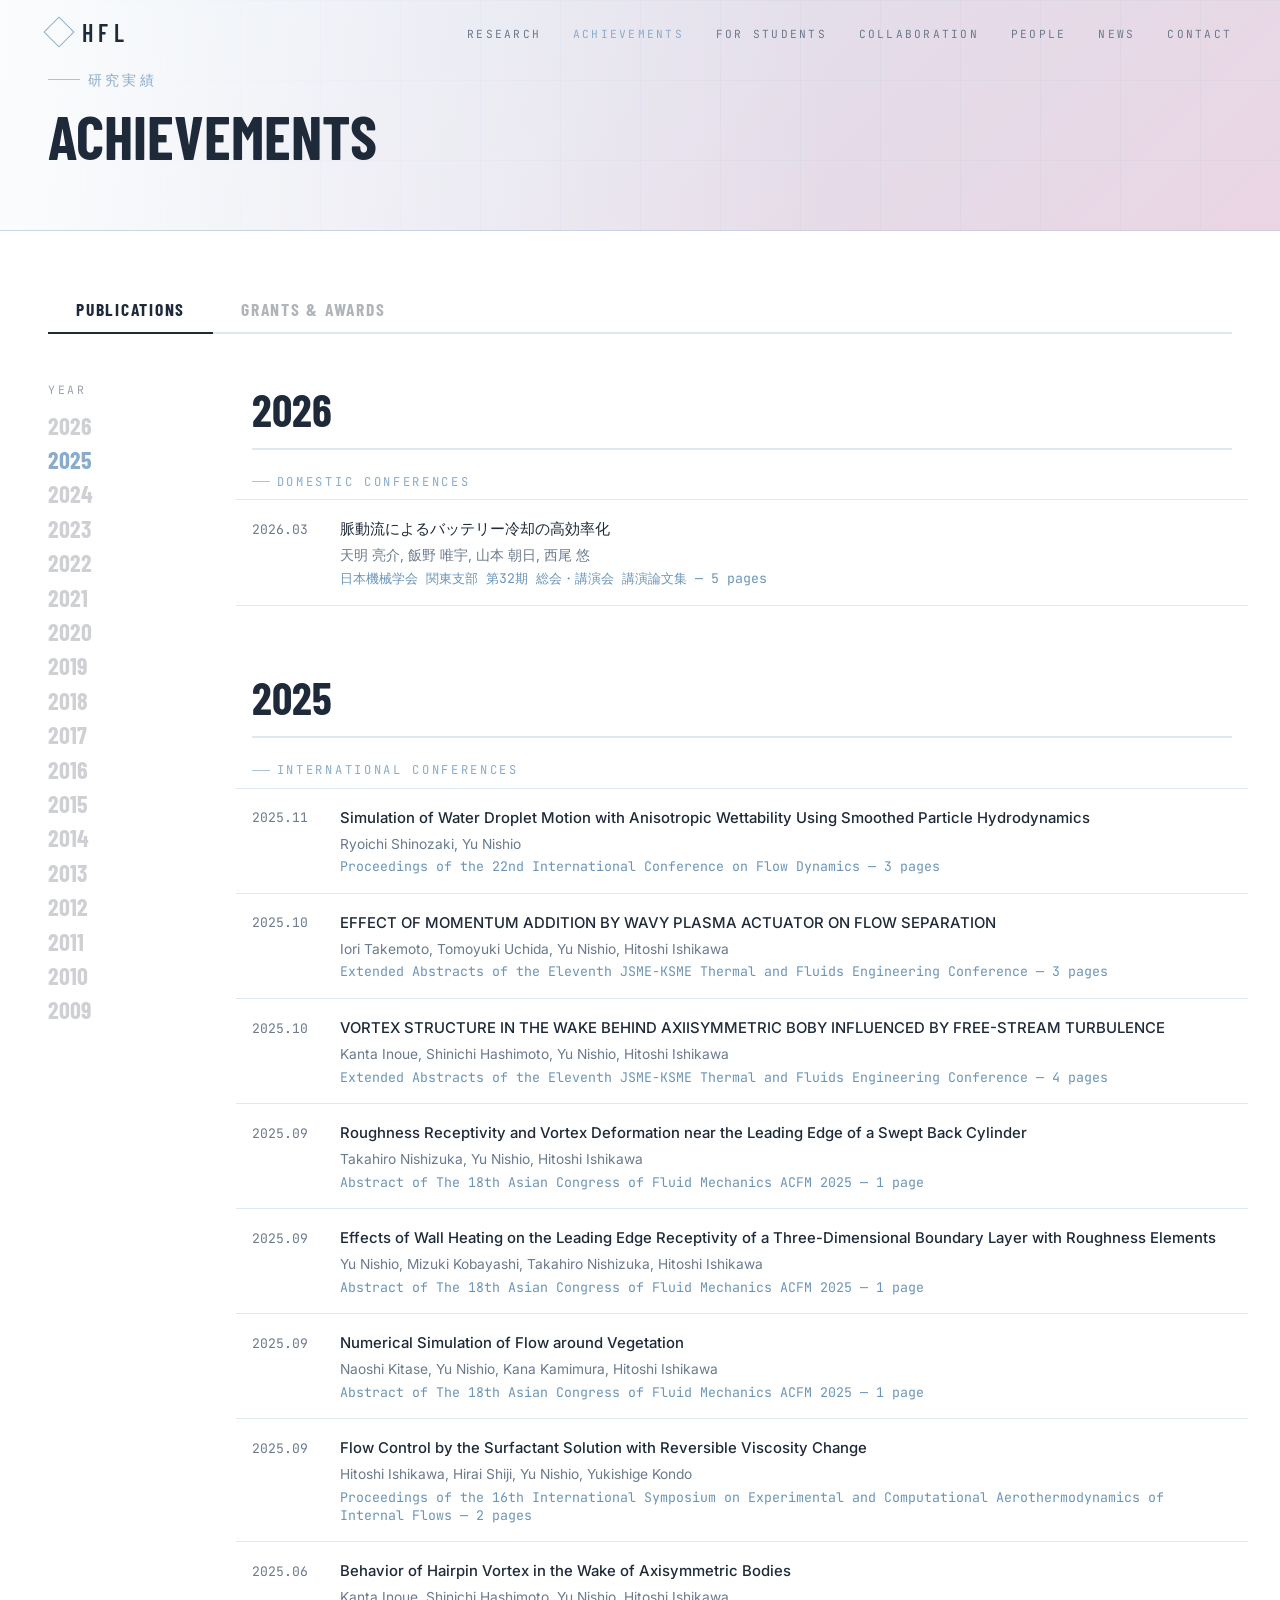
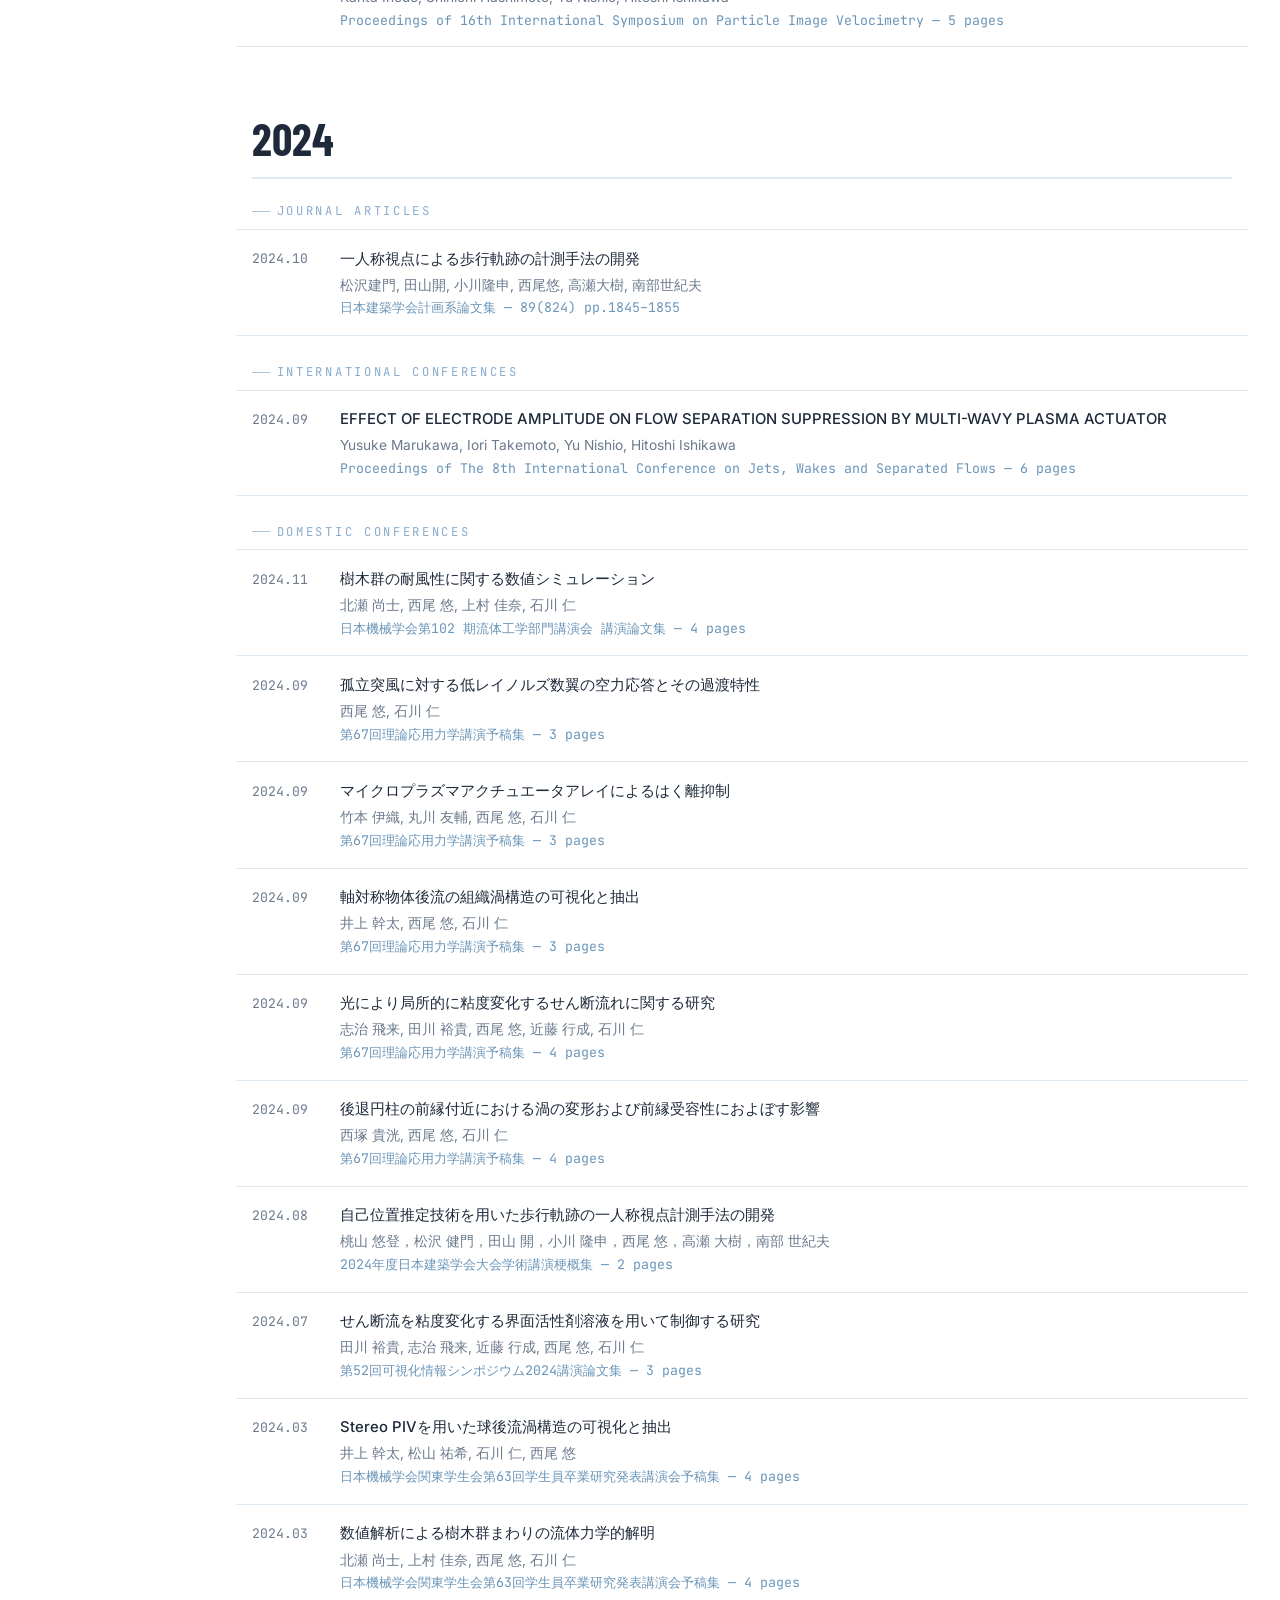
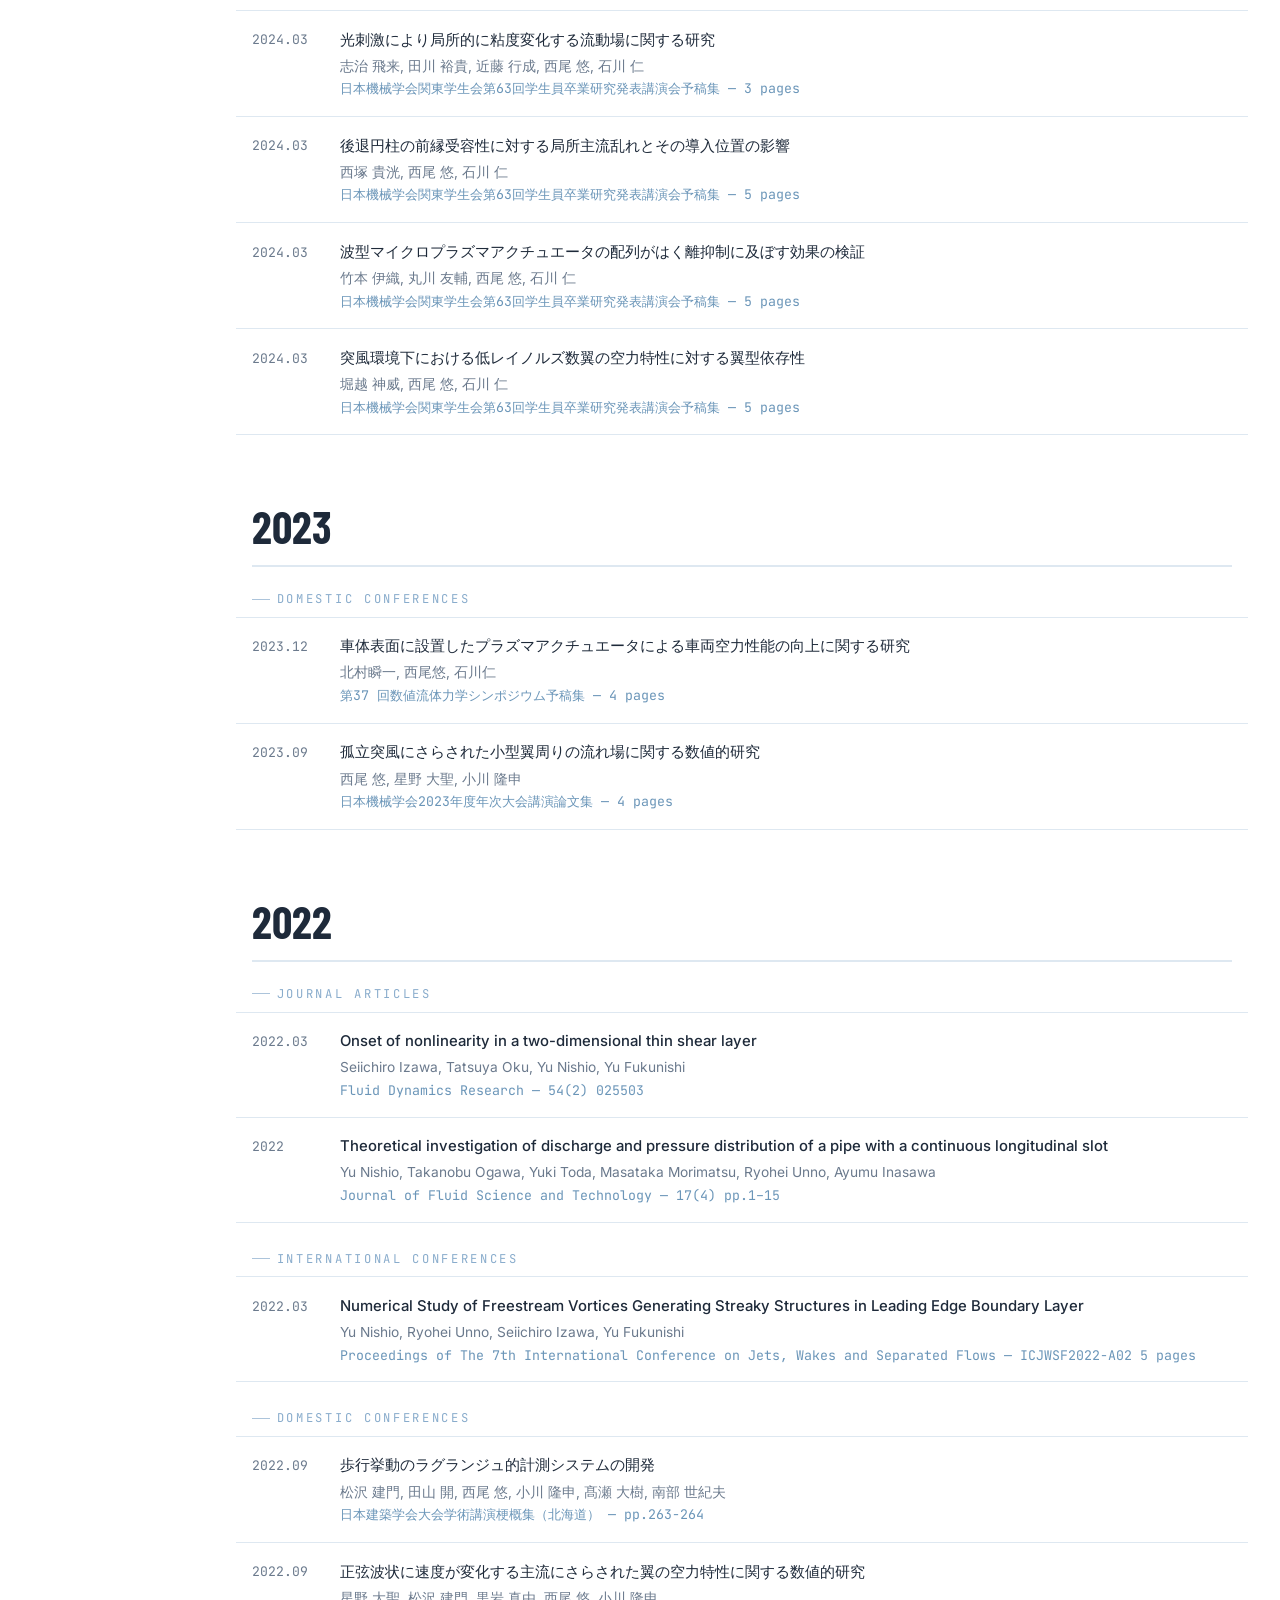
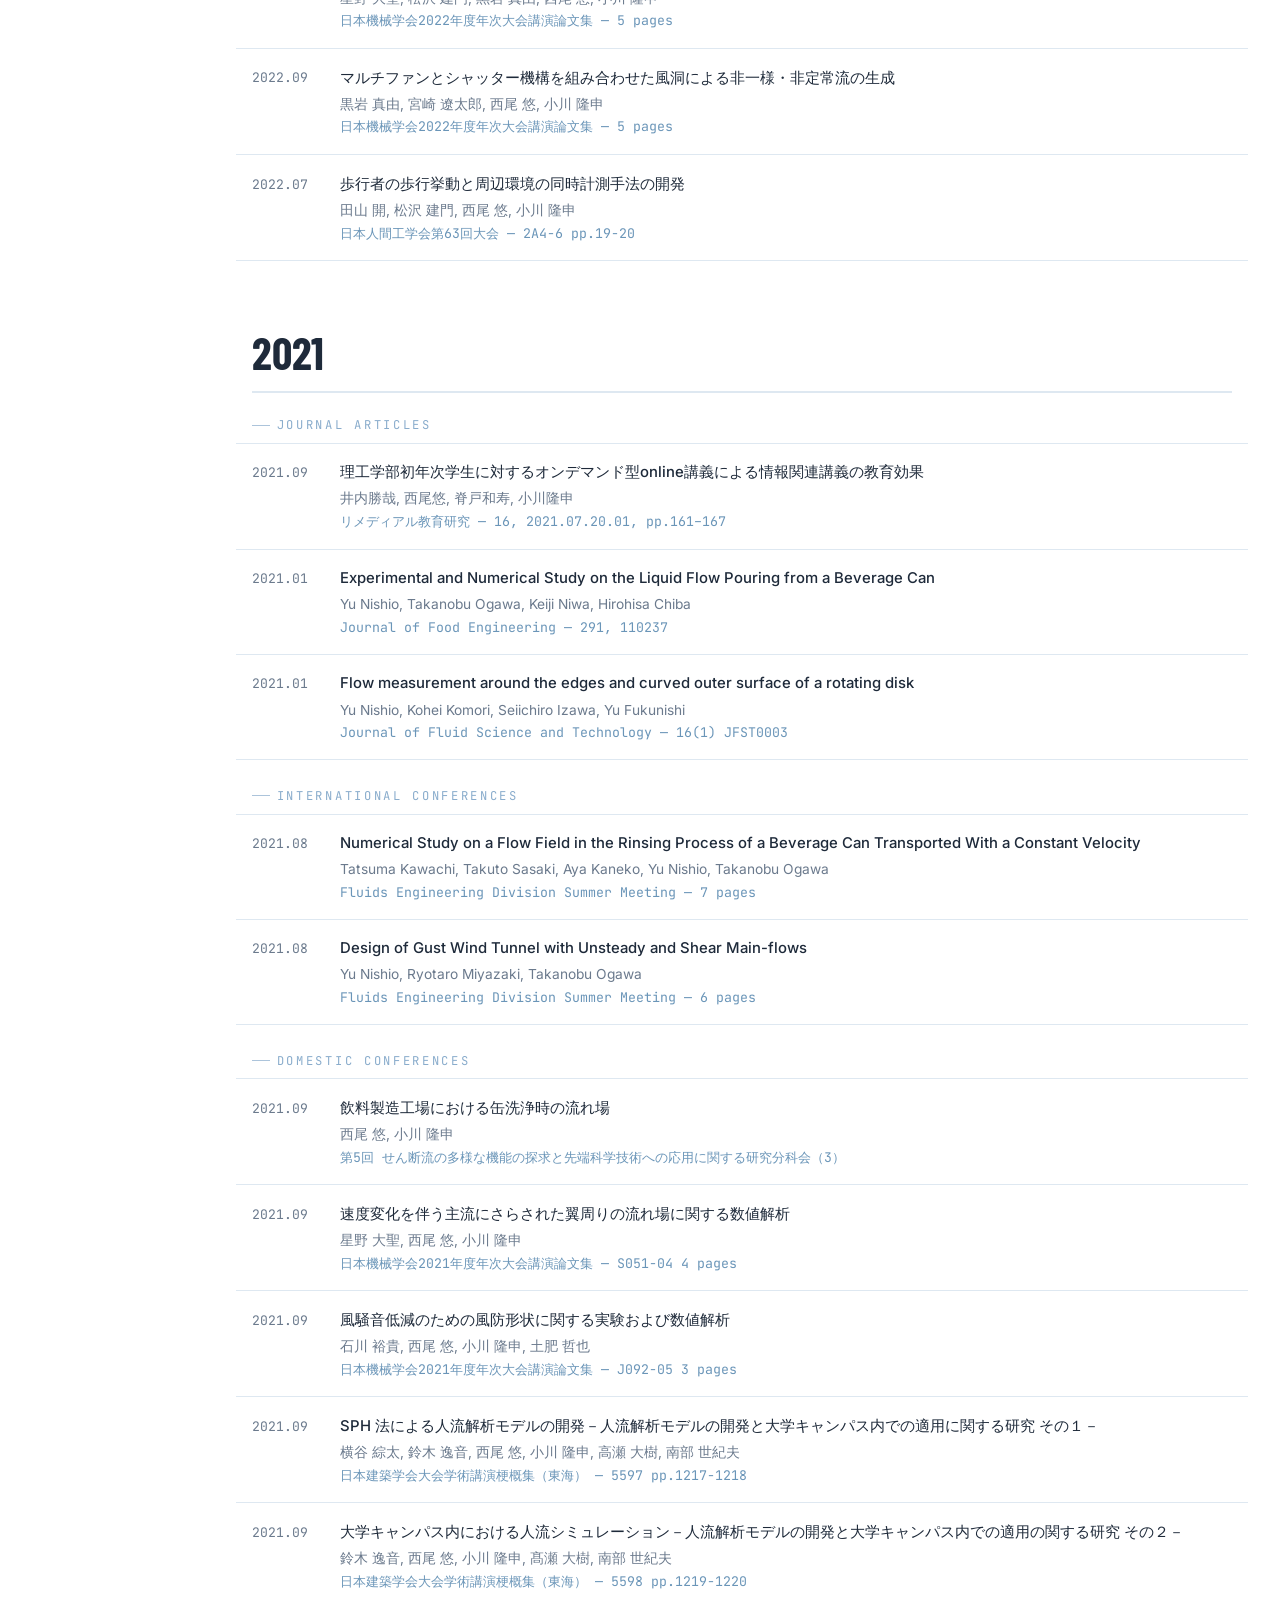
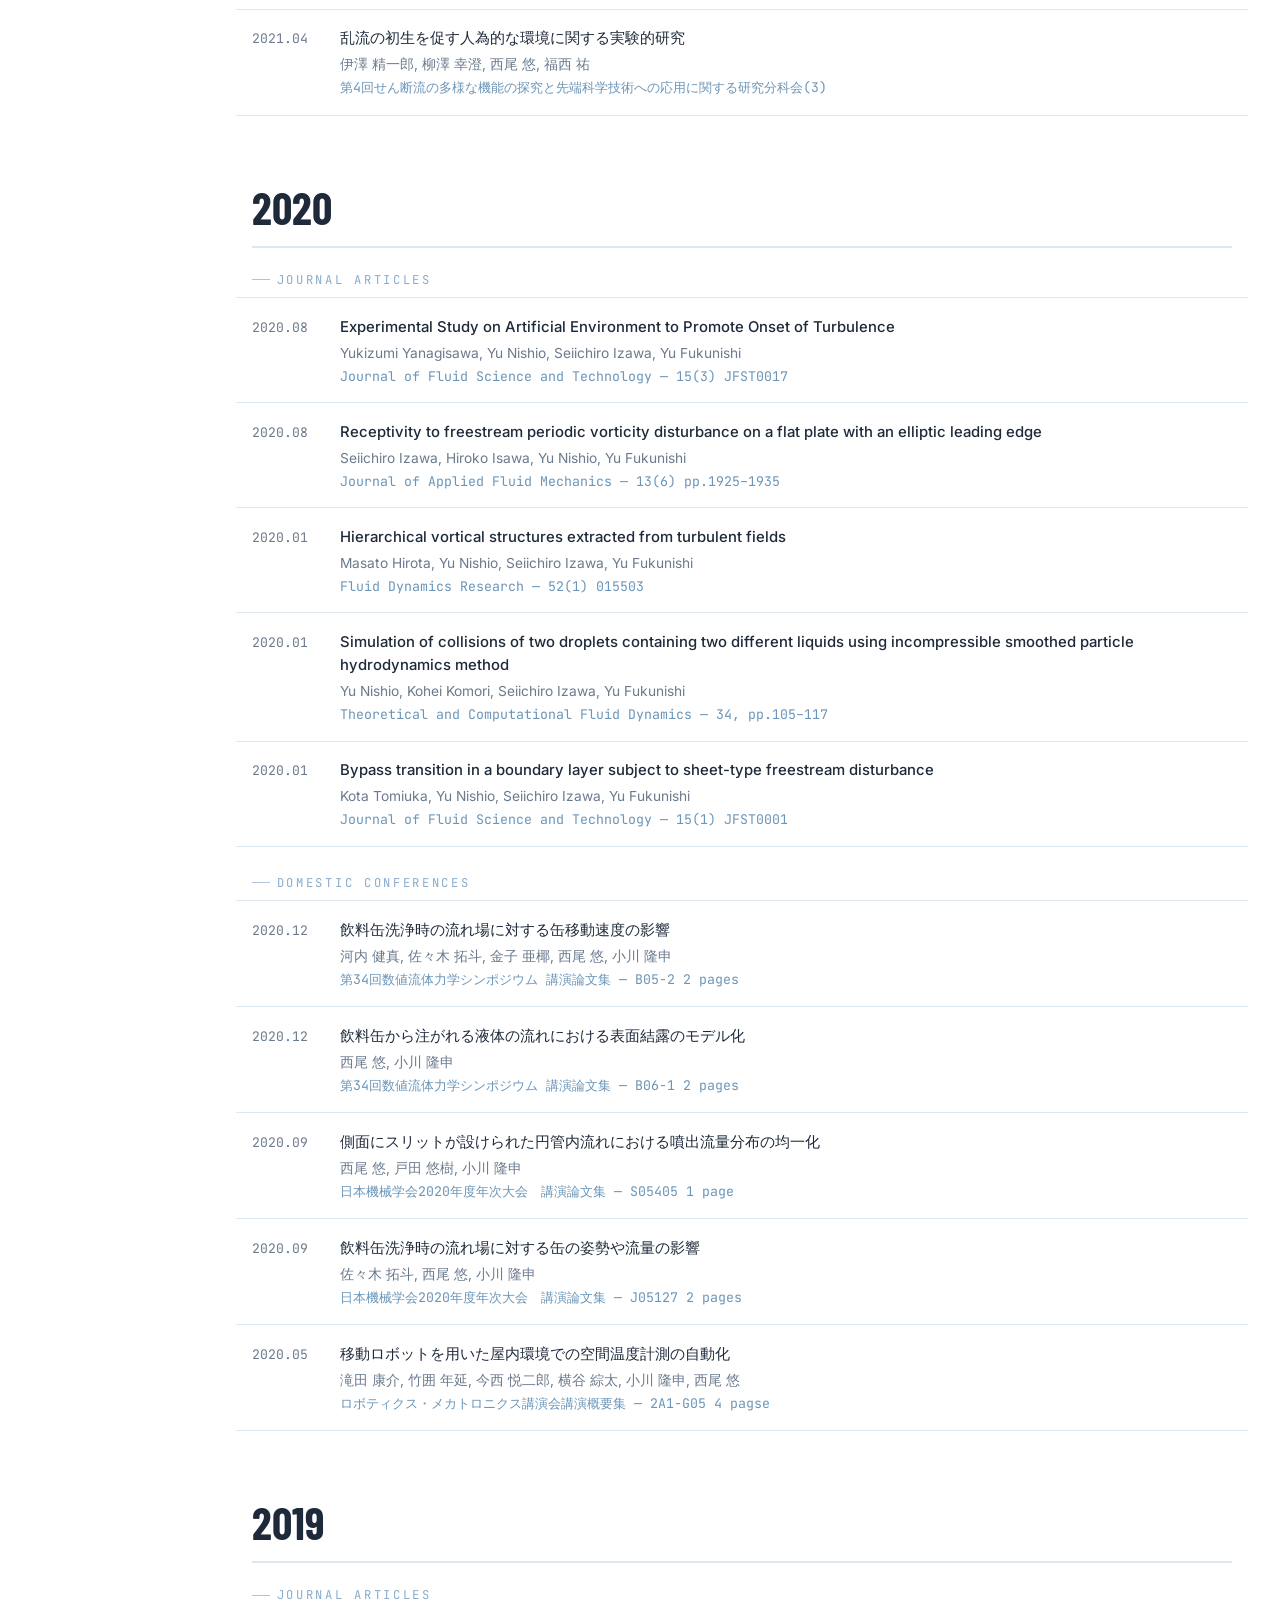
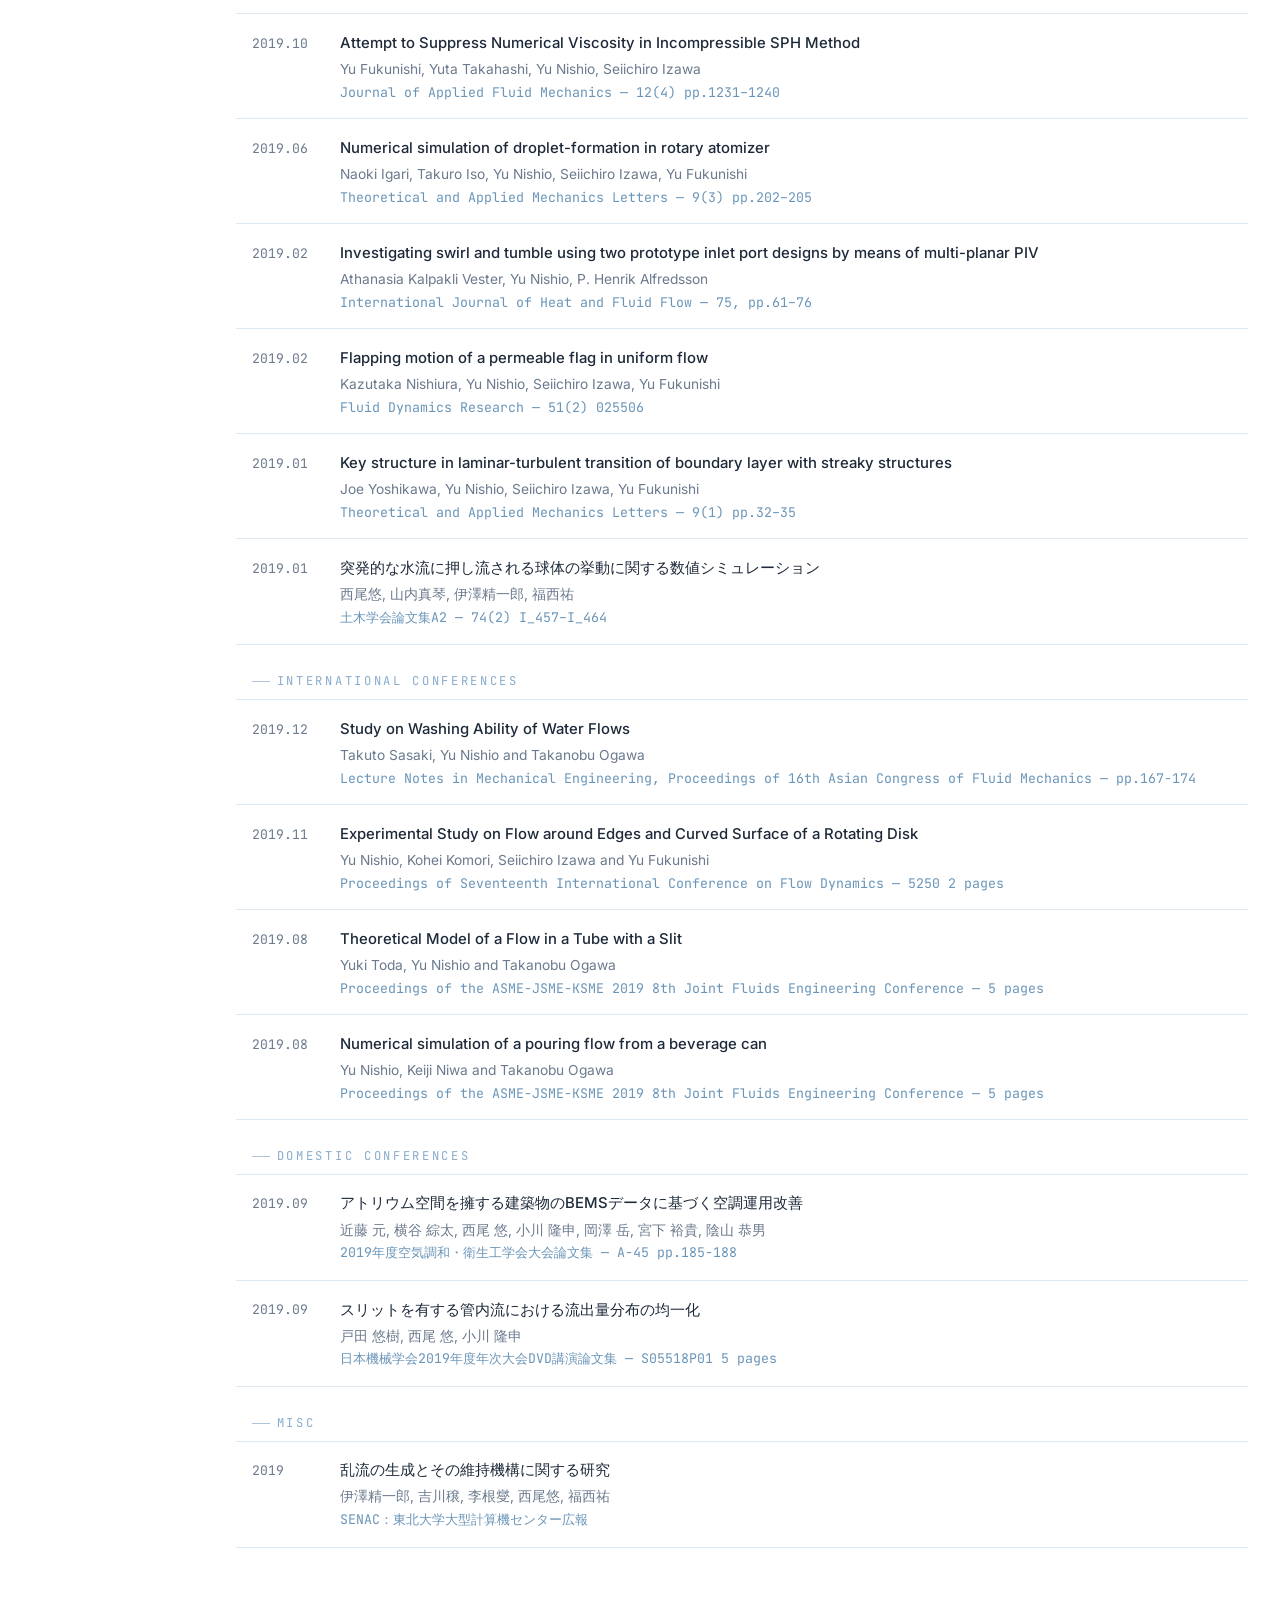
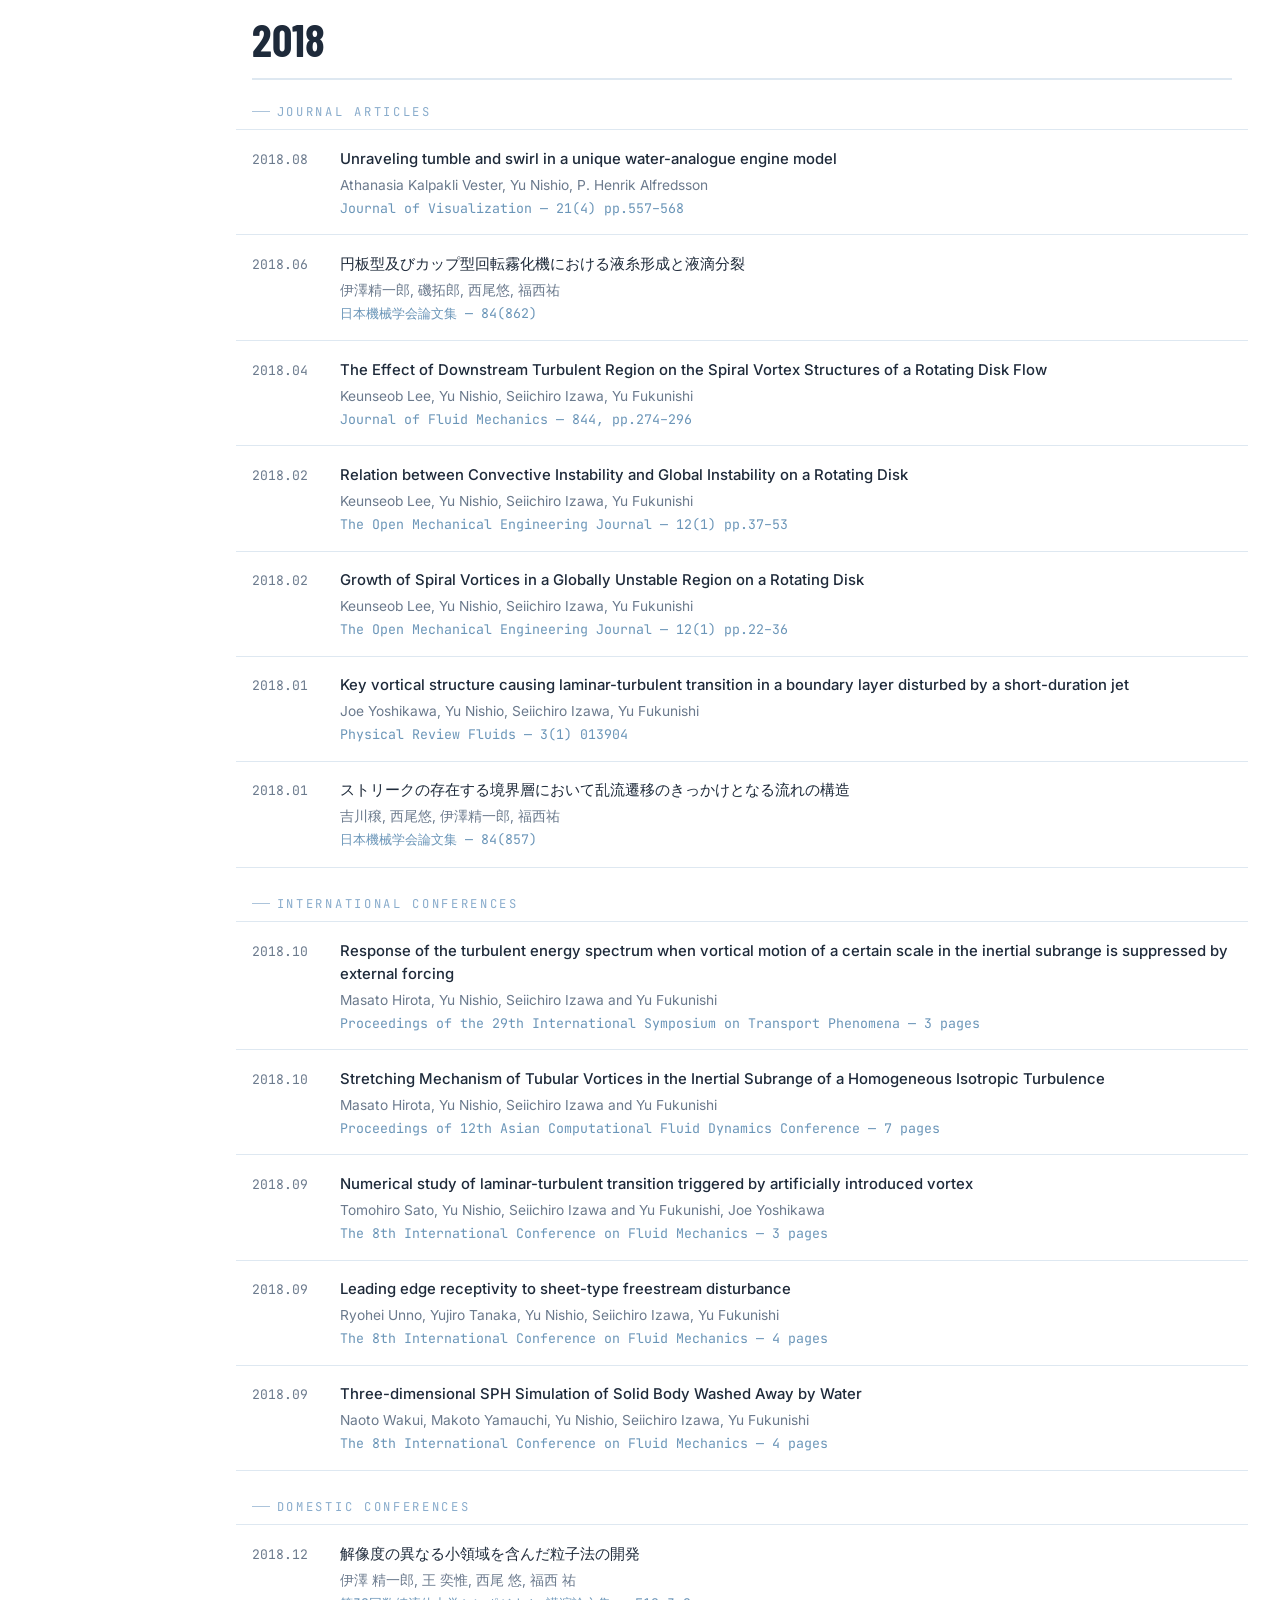
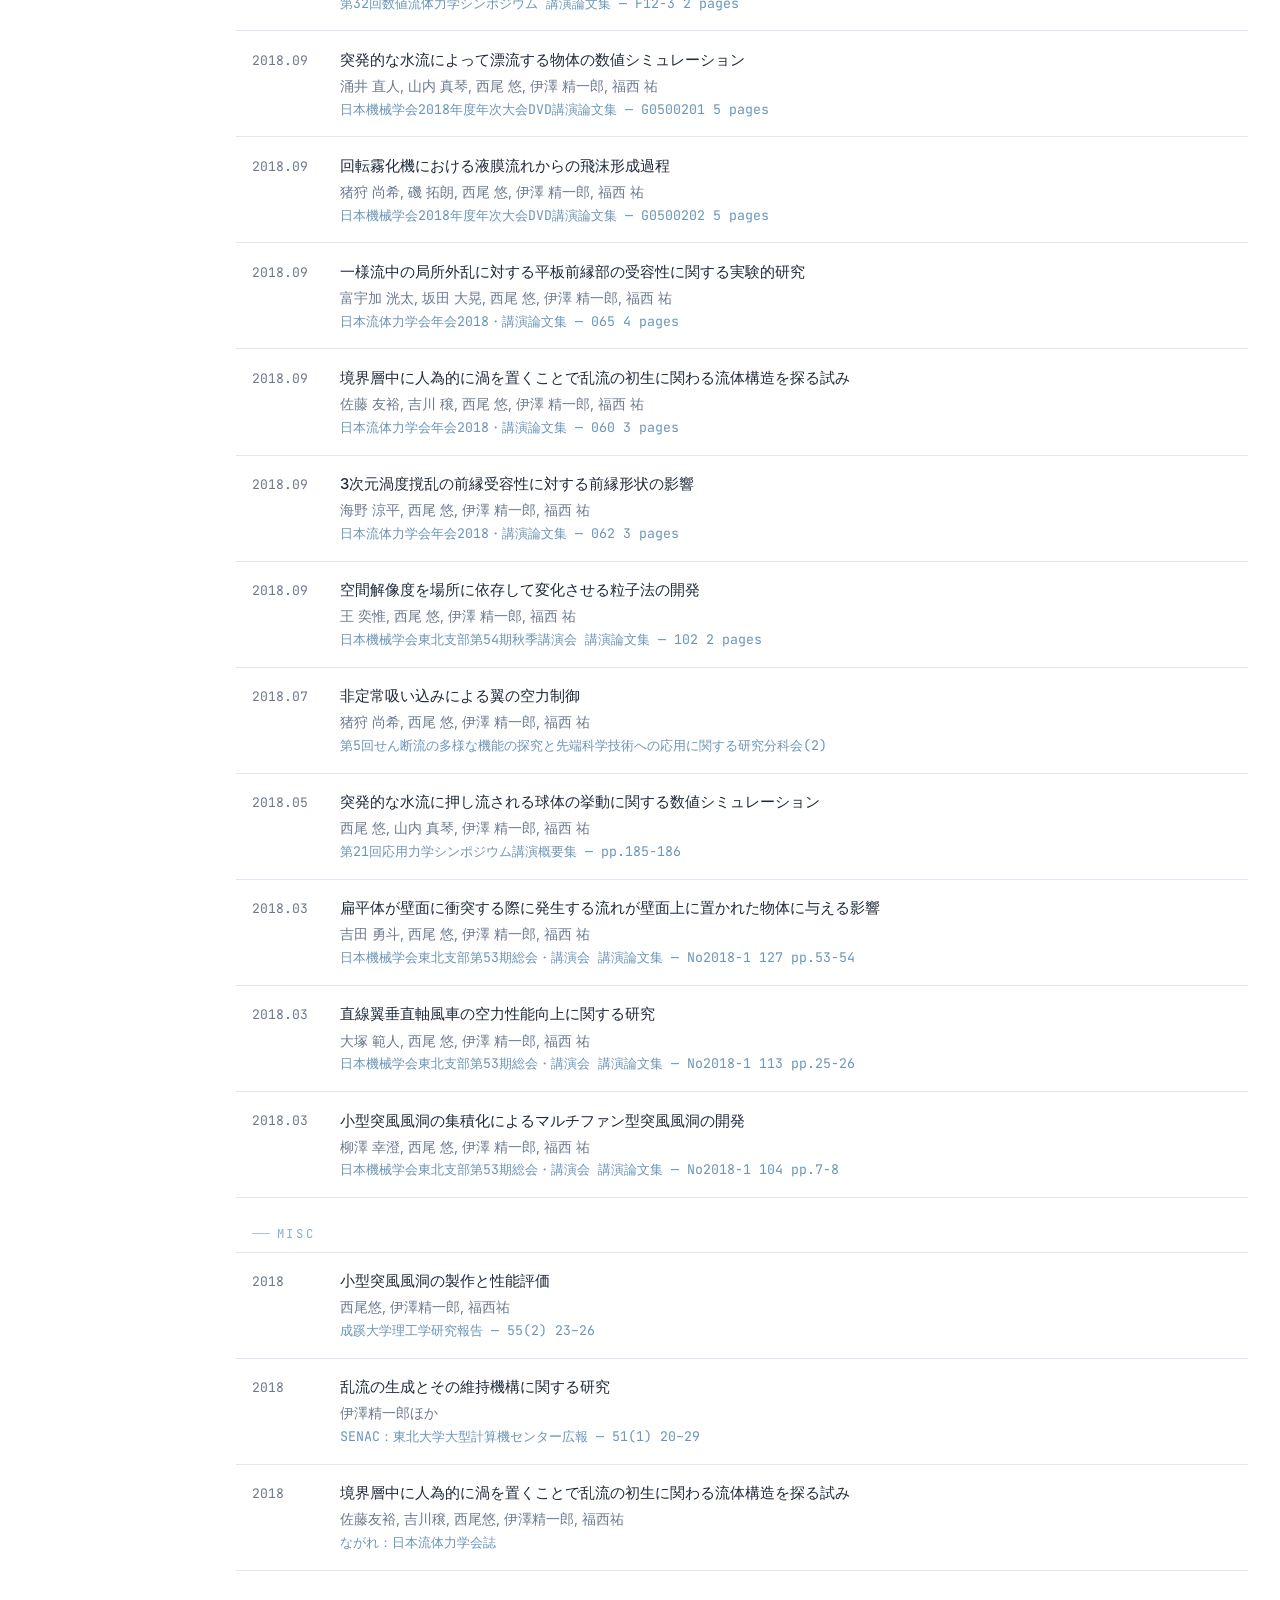
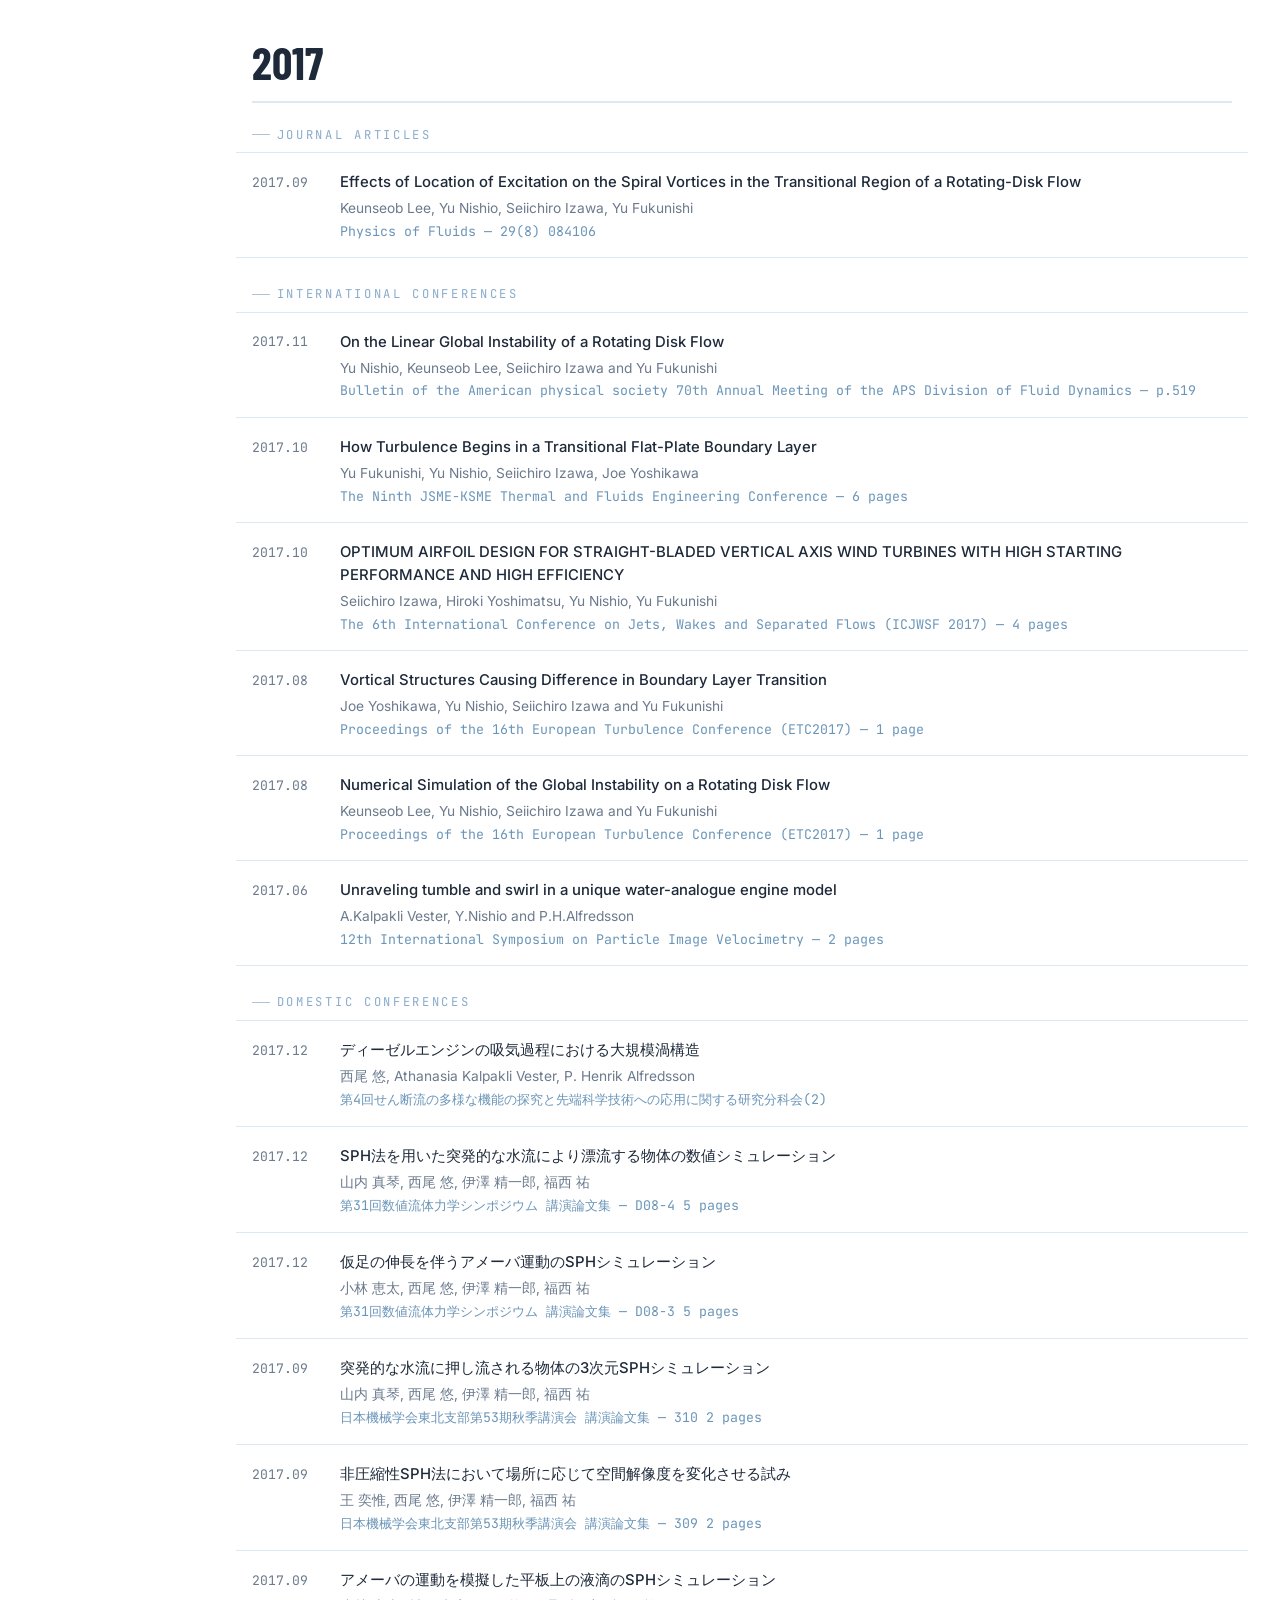
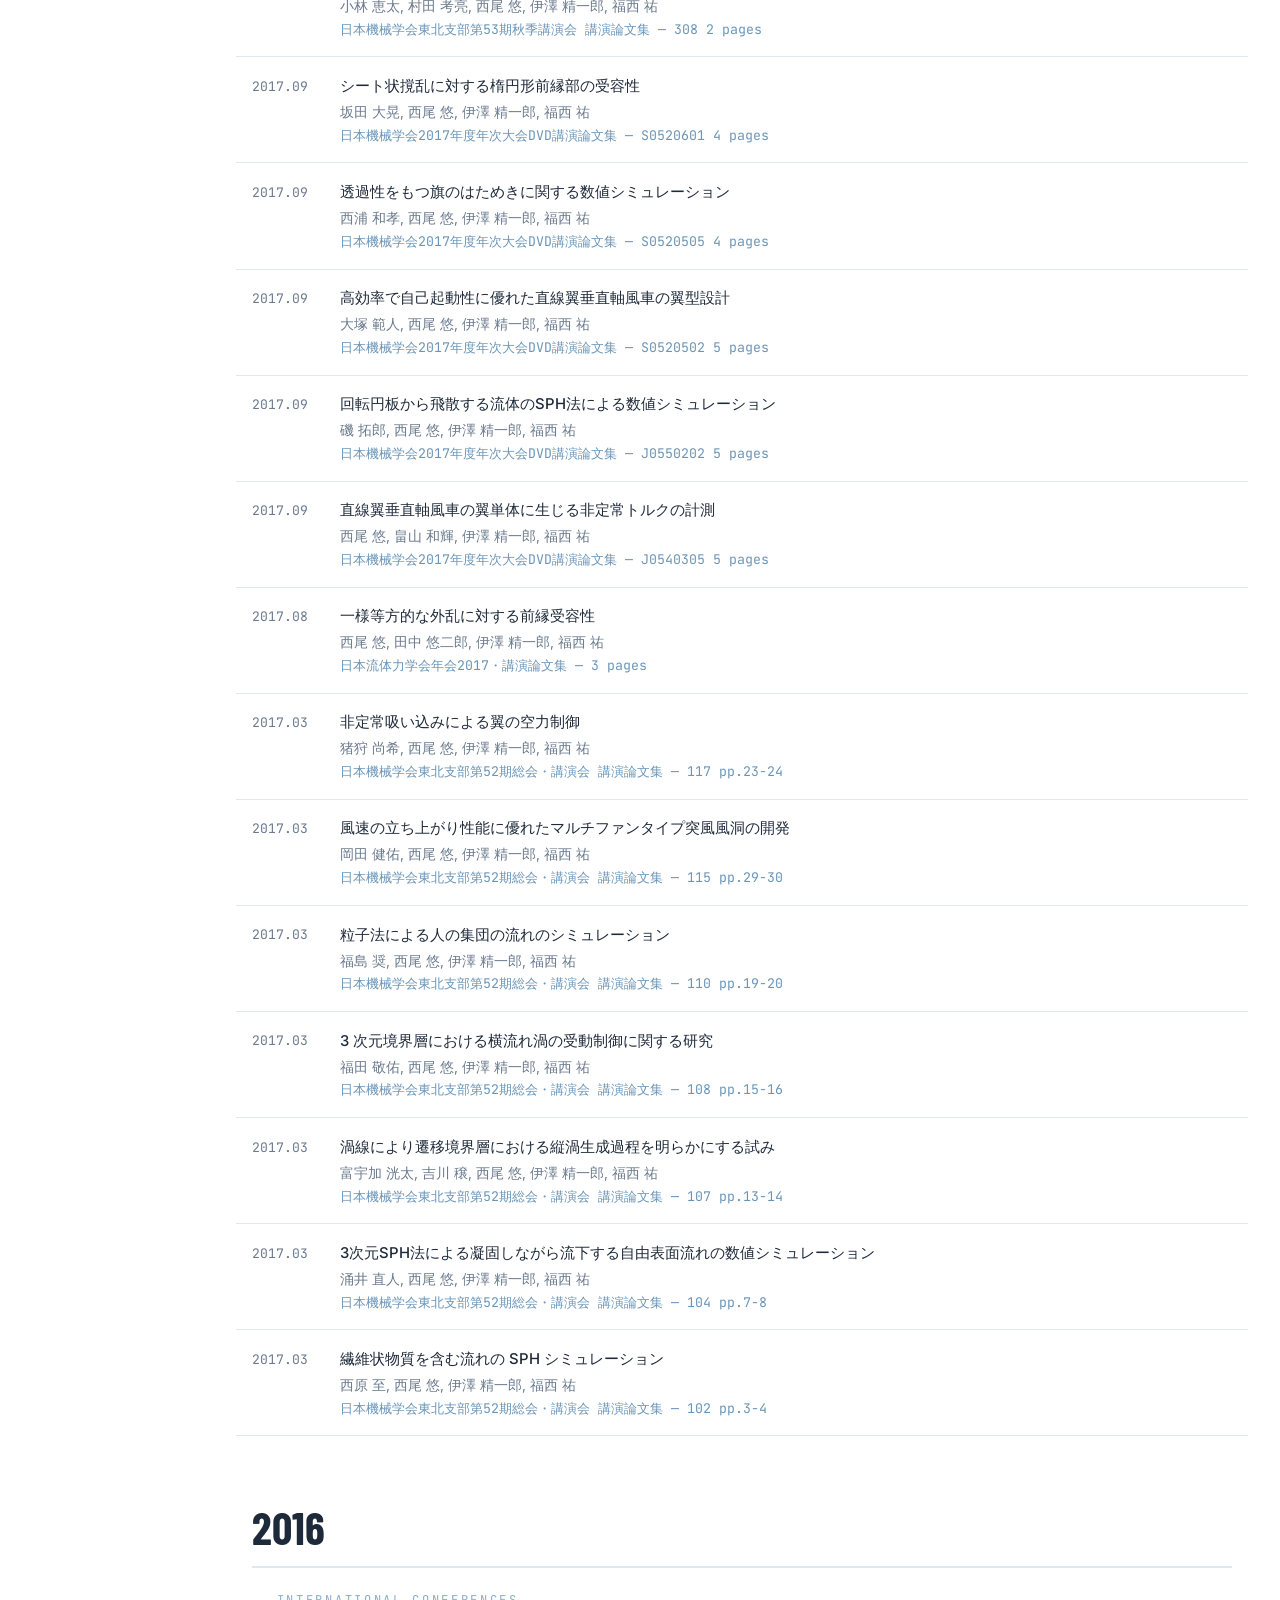
<file: achievements.html>
<!DOCTYPE html>
<html lang="ja"><head>
<meta charset="UTF-8">
<!-- Google tag (gtag.js) -->
<script async src="https://www.googletagmanager.com/gtag/js?id=G-VKR7DMPNJD"></script>
<script>
  window.dataLayer = window.dataLayer || [];
  function gtag(){dataLayer.push(arguments);}
  gtag('js', new Date());

  gtag('config', 'G-VKR7DMPNJD');
</script>
<meta name="viewport" content="width=device-width, initial-scale=1.0">
<meta name="description" content="成蹊大学 熱・エネルギー研究室の研究実績です。">
<title>Achievements | 熱・エネルギー研究室 | 成蹊大学</title>
<link rel="canonical" href="https://heatandflow-physics-lab.jp/achievements.html">
<link rel="preconnect" href="https://fonts.googleapis.com">
<link rel="preconnect" href="https://fonts.gstatic.com" crossorigin="">
<link href="https://fonts.googleapis.com/css2?family=Barlow+Condensed:wght@400;600;700;800&amp;family=Inter:wght@300;400;500&amp;family=JetBrains+Mono:wght@400;500&amp;display=swap" rel="stylesheet">
<link rel="stylesheet" href="css/achievements.css">
<link rel="shortcut icon" href="img/favicon.ico">
<meta property="og:type" content="website"><meta property="og:title" content="Achievements | 熱・エネルギー研究室 | 成蹊大学"><meta property="og:description" content="熱・エネルギー研究室の論文、講演、研究費、受賞実績一覧"><meta property="og:url" content="https://heatandflow-physics-lab.jp/achievements.html"><meta property="og:image" content="https://heatandflow-physics-lab.jp/img/ogp.jpg">
<script type="application/ld+json">
{
  "@context":"https://schema.org",
  "@type":"WebPage",
  "name":"Achievements",
  "url":"https://heatandflow-physics-lab.jp/achievements.html"
}
</script>
</head>
<body>
<nav id="nav">
  <div class="nav-in">
    <a href="index.html" class="logo"><span class="logo-d"></span><span class="logo-t">HFL</span></a>
    <ul class="nav-ul">
      <li><a href="index.html#projects">Research</a></li>
      <li><a href="achievements.html" class="active">Achievements</a></li>
      <li><a href="index.html#join">For Students</a></li>
      <li><a href="index.html#industry">Collaboration</a></li>
      <li><a href="index.html#members">People</a></li>
      <li><a href="index.html#news">News</a></li>
      <li><a href="index.html#location">Contact</a></li>
    </ul>
    <button class="burger" id="burger" aria-label="メニュー"><span></span><span></span><span></span></button>
  </div>
</nav>
<div id="mmenu">
  <a href="index.html#projects">Research</a><a href="achievements.html">Achievements</a>
  <a href="index.html#join">For Students</a><a href="index.html#industry">Collaboration</a>
  <a href="index.html#members">People</a><a href="index.html#news">News</a><a href="index.html#location">Contact</a>
</div>
<section id="page-hero">
  <div class="ph-grid"></div><div class="ph-ol"></div>
  <div class="ph-cnt wrap fi"><span class="lbl">研究実績</span><h1 class="sh">Achievements</h1></div>
</section>
<section id="main-content">
  <div class="wrap">
    <div class="main-tabs">
      <button class="main-tab active" data-target="tab-pub">Publications</button>
      <button class="main-tab" data-target="tab-ga">Grants &amp; Awards</button>
    </div>
    <div id="tab-pub">
      <div class="pub-lay">
        <aside class="pub-aside"><p class="yr-nav-lbl">Year</p><nav class="yr-nav" id="yr-nav"><a href="#year-2026">2026</a>
          <a href="#year-2025">2025</a>
          <a href="#year-2024">2024</a>
          <a href="#year-2023">2023</a>
          <a href="#year-2022">2022</a>
          <a href="#year-2021">2021</a>
          <a href="#year-2020">2020</a>
          <a href="#year-2019">2019</a>
          <a href="#year-2018">2018</a>
          <a href="#year-2017">2017</a>
          <a href="#year-2016">2016</a>
          <a href="#year-2015">2015</a>
          <a href="#year-2014">2014</a>
          <a href="#year-2013">2013</a>
          <a href="#year-2012">2012</a>
          <a href="#year-2011">2011</a>
          <a href="#year-2010">2010</a>
          <a href="#year-2009">2009</a></nav></aside>
        <div id="pub-list"><div class="year-block fi" id="year-2026">
        <h2 class="yr-head">2026</h2><div class="cat-section fi">
          <p class="cat-lbl">Domestic Conferences</p>
          <div class="pub-item">
            <span class="pub-yr">2026.03</span>
            <div>
              <p class="pub-ti">脈動流によるバッテリー冷却の高効率化</p>
              <p class="pub-au">天明 亮介, 飯野 唯宇, 山本 朝日, 西尾 悠</p>
              <p class="pub-jo">日本機械学会 関東支部 第32期 総会・講演会 講演論文集 — 5 pages</p>
            </div>
          </div>
        </div>
      </div>
      <div class="year-block fi" id="year-2025">
        <h2 class="yr-head">2025</h2><div class="cat-section fi">
          <p class="cat-lbl">International Conferences</p>
          <div class="pub-item">
            <span class="pub-yr">2025.11</span>
            <div>
              <p class="pub-ti">Simulation of Water Droplet Motion with Anisotropic Wettability Using Smoothed Particle Hydrodynamics</p>
              <p class="pub-au">Ryoichi Shinozaki, Yu Nishio</p>
              <p class="pub-jo">Proceedings of the 22nd International Conference on Flow Dynamics — 3 pages</p>
            </div>
          </div>
          <div class="pub-item">
            <span class="pub-yr">2025.10</span>
            <div>
              <p class="pub-ti">EFFECT OF MOMENTUM ADDITION BY WAVY PLASMA ACTUATOR ON FLOW SEPARATION</p>
              <p class="pub-au">Iori Takemoto, Tomoyuki Uchida, Yu Nishio, Hitoshi Ishikawa</p>
              <p class="pub-jo">Extended Abstracts of the Eleventh JSME-KSME Thermal and Fluids Engineering Conference — 3 pages</p>
            </div>
          </div>
          <div class="pub-item">
            <span class="pub-yr">2025.10</span>
            <div>
              <p class="pub-ti">VORTEX STRUCTURE IN THE WAKE BEHIND AXIISYMMETRIC BOBY INFLUENCED BY FREE-STREAM TURBULENCE</p>
              <p class="pub-au">Kanta Inoue, Shinichi Hashimoto, Yu Nishio, Hitoshi Ishikawa</p>
              <p class="pub-jo">Extended Abstracts of the Eleventh JSME-KSME Thermal and Fluids Engineering Conference — 4 pages</p>
            </div>
          </div>
          <div class="pub-item">
            <span class="pub-yr">2025.09</span>
            <div>
              <p class="pub-ti">Roughness Receptivity and Vortex Deformation near the Leading Edge of a Swept Back Cylinder</p>
              <p class="pub-au">Takahiro Nishizuka, Yu Nishio, Hitoshi Ishikawa</p>
              <p class="pub-jo">Abstract of The 18th Asian Congress of Fluid Mechanics ACFM 2025 — 1 page</p>
            </div>
          </div>
          <div class="pub-item">
            <span class="pub-yr">2025.09</span>
            <div>
              <p class="pub-ti">Effects of Wall Heating on the Leading Edge Receptivity of a Three-Dimensional Boundary Layer with Roughness Elements</p>
              <p class="pub-au">Yu Nishio, Mizuki Kobayashi, Takahiro Nishizuka, Hitoshi Ishikawa</p>
              <p class="pub-jo">Abstract of The 18th Asian Congress of Fluid Mechanics ACFM 2025 — 1 page</p>
            </div>
          </div>
          <div class="pub-item">
            <span class="pub-yr">2025.09</span>
            <div>
              <p class="pub-ti">Numerical Simulation of Flow around Vegetation</p>
              <p class="pub-au">Naoshi Kitase, Yu Nishio, Kana Kamimura, Hitoshi Ishikawa</p>
              <p class="pub-jo">Abstract of The 18th Asian Congress of Fluid Mechanics ACFM 2025 — 1 page</p>
            </div>
          </div>
          <div class="pub-item">
            <span class="pub-yr">2025.09</span>
            <div>
              <p class="pub-ti">Flow Control by the Surfactant Solution with Reversible Viscosity Change</p>
              <p class="pub-au">Hitoshi Ishikawa, Hirai Shiji, Yu Nishio, Yukishige Kondo</p>
              <p class="pub-jo">Proceedings of the 16th International Symposium on Experimental and Computational Aerothermodynamics of Internal Flows — 2 pages</p>
            </div>
          </div>
          <div class="pub-item">
            <span class="pub-yr">2025.06</span>
            <div>
              <p class="pub-ti">Behavior of Hairpin Vortex in the Wake of Axisymmetric Bodies</p>
              <p class="pub-au">Kanta Inoue, Shinichi Hashimoto, Yu Nishio, Hitoshi Ishikawa</p>
              <p class="pub-jo">Proceedings of 16th International Symposium on Particle Image Velocimetry — 5 pages</p>
            </div>
          </div>
        </div>
      </div>
      <div class="year-block fi" id="year-2024">
        <h2 class="yr-head">2024</h2><div class="cat-section fi">
          <p class="cat-lbl">Journal Articles</p>
          <div class="pub-item">
            <span class="pub-yr">2024.10</span>
            <div>
              <p class="pub-ti">一人称視点による歩行軌跡の計測手法の開発</p>
              <p class="pub-au">松沢建門, 田山開, 小川隆申, 西尾悠, 高瀬大樹, 南部世紀夫</p>
              <p class="pub-jo">日本建築学会計画系論文集 — 89(824) pp.1845–1855</p>
            </div>
          </div>
        </div><div class="cat-section fi">
          <p class="cat-lbl">International Conferences</p>
          <div class="pub-item">
            <span class="pub-yr">2024.09</span>
            <div>
              <p class="pub-ti">EFFECT OF ELECTRODE AMPLITUDE ON FLOW SEPARATION SUPPRESSION BY MULTI-WAVY PLASMA ACTUATOR</p>
              <p class="pub-au">Yusuke Marukawa, Iori Takemoto, Yu Nishio, Hitoshi Ishikawa</p>
              <p class="pub-jo">Proceedings of The 8th International Conference on Jets, Wakes and Separated Flows — 6 pages</p>
            </div>
          </div>
        </div><div class="cat-section fi">
          <p class="cat-lbl">Domestic Conferences</p>
          <div class="pub-item">
            <span class="pub-yr">2024.11</span>
            <div>
              <p class="pub-ti">樹木群の耐風性に関する数値シミュレーション</p>
              <p class="pub-au">北瀬 尚士, 西尾 悠, 上村 佳奈, 石川 仁</p>
              <p class="pub-jo">日本機械学会第102 期流体工学部門講演会 講演論文集 — 4 pages</p>
            </div>
          </div>
          <div class="pub-item">
            <span class="pub-yr">2024.09</span>
            <div>
              <p class="pub-ti">孤立突風に対する低レイノルズ数翼の空力応答とその過渡特性</p>
              <p class="pub-au">西尾 悠, 石川 仁</p>
              <p class="pub-jo">第67回理論応用力学講演予稿集 — 3 pages</p>
            </div>
          </div>
          <div class="pub-item">
            <span class="pub-yr">2024.09</span>
            <div>
              <p class="pub-ti">マイクロプラズマアクチュエータアレイによるはく離抑制</p>
              <p class="pub-au">竹本 伊織, 丸川 友輔, 西尾 悠, 石川 仁</p>
              <p class="pub-jo">第67回理論応用力学講演予稿集 — 3 pages</p>
            </div>
          </div>
          <div class="pub-item">
            <span class="pub-yr">2024.09</span>
            <div>
              <p class="pub-ti">軸対称物体後流の組織渦構造の可視化と抽出</p>
              <p class="pub-au">井上 幹太, 西尾 悠, 石川 仁</p>
              <p class="pub-jo">第67回理論応用力学講演予稿集 — 3 pages</p>
            </div>
          </div>
          <div class="pub-item">
            <span class="pub-yr">2024.09</span>
            <div>
              <p class="pub-ti">光により局所的に粘度変化するせん断流れに関する研究</p>
              <p class="pub-au">志治 飛来, 田川 裕貴, 西尾 悠, 近藤 行成, 石川 仁</p>
              <p class="pub-jo">第67回理論応用力学講演予稿集 — 4 pages</p>
            </div>
          </div>
          <div class="pub-item">
            <span class="pub-yr">2024.09</span>
            <div>
              <p class="pub-ti">後退円柱の前縁付近における渦の変形および前縁受容性におよぼす影響</p>
              <p class="pub-au">西塚 貴洸, 西尾 悠, 石川 仁</p>
              <p class="pub-jo">第67回理論応用力学講演予稿集 — 4 pages</p>
            </div>
          </div>
          <div class="pub-item">
            <span class="pub-yr">2024.08</span>
            <div>
              <p class="pub-ti">自己位置推定技術を用いた歩行軌跡の一人称視点計測手法の開発</p>
              <p class="pub-au">桃山 悠登，松沢 健門，田山 開，小川 隆申，西尾 悠，高瀬 大樹，南部 世紀夫</p>
              <p class="pub-jo">2024年度日本建築学会大会学術講演梗概集 — 2 pages</p>
            </div>
          </div>
          <div class="pub-item">
            <span class="pub-yr">2024.07</span>
            <div>
              <p class="pub-ti">せん断流を粘度変化する界面活性剤溶液を用いて制御する研究</p>
              <p class="pub-au">田川 裕貴, 志治 飛来, 近藤 行成, 西尾 悠, 石川 仁</p>
              <p class="pub-jo">第52回可視化情報シンポジウム2024講演論文集 — 3 pages</p>
            </div>
          </div>
          <div class="pub-item">
            <span class="pub-yr">2024.03</span>
            <div>
              <p class="pub-ti">Stereo PIVを用いた球後流渦構造の可視化と抽出</p>
              <p class="pub-au">井上 幹太, 松山 祐希, 石川 仁, 西尾 悠</p>
              <p class="pub-jo">日本機械学会関東学生会第63回学生員卒業研究発表講演会予稿集 — 4 pages</p>
            </div>
          </div>
          <div class="pub-item">
            <span class="pub-yr">2024.03</span>
            <div>
              <p class="pub-ti">数値解析による樹木群まわりの流体力学的解明</p>
              <p class="pub-au">北瀬 尚士, 上村 佳奈, 西尾 悠, 石川 仁</p>
              <p class="pub-jo">日本機械学会関東学生会第63回学生員卒業研究発表講演会予稿集 — 4 pages</p>
            </div>
          </div>
          <div class="pub-item">
            <span class="pub-yr">2024.03</span>
            <div>
              <p class="pub-ti">光刺激により局所的に粘度変化する流動場に関する研究</p>
              <p class="pub-au">志治 飛来, 田川 裕貴, 近藤 行成, 西尾 悠, 石川 仁</p>
              <p class="pub-jo">日本機械学会関東学生会第63回学生員卒業研究発表講演会予稿集 — 3 pages</p>
            </div>
          </div>
          <div class="pub-item">
            <span class="pub-yr">2024.03</span>
            <div>
              <p class="pub-ti">後退円柱の前縁受容性に対する局所主流乱れとその導入位置の影響</p>
              <p class="pub-au">西塚 貴洸, 西尾 悠, 石川 仁</p>
              <p class="pub-jo">日本機械学会関東学生会第63回学生員卒業研究発表講演会予稿集 — 5 pages</p>
            </div>
          </div>
          <div class="pub-item">
            <span class="pub-yr">2024.03</span>
            <div>
              <p class="pub-ti">波型マイクロプラズマアクチュエータの配列がはく離抑制に及ぼす効果の検証</p>
              <p class="pub-au">竹本 伊織, 丸川 友輔, 西尾 悠, 石川 仁</p>
              <p class="pub-jo">日本機械学会関東学生会第63回学生員卒業研究発表講演会予稿集 — 5 pages</p>
            </div>
          </div>
          <div class="pub-item">
            <span class="pub-yr">2024.03</span>
            <div>
              <p class="pub-ti">突風環境下における低レイノルズ数翼の空力特性に対する翼型依存性</p>
              <p class="pub-au">堀越 神威, 西尾 悠, 石川 仁</p>
              <p class="pub-jo">日本機械学会関東学生会第63回学生員卒業研究発表講演会予稿集 — 5 pages</p>
            </div>
          </div>
        </div>
      </div>
      <div class="year-block fi" id="year-2023">
        <h2 class="yr-head">2023</h2><div class="cat-section fi">
          <p class="cat-lbl">Domestic Conferences</p>
          <div class="pub-item">
            <span class="pub-yr">2023.12</span>
            <div>
              <p class="pub-ti">車体表面に設置したプラズマアクチュエータによる車両空力性能の向上に関する研究</p>
              <p class="pub-au">北村瞬一, 西尾悠, 石川仁</p>
              <p class="pub-jo">第37 回数値流体力学シンポジウム予稿集 — 4 pages</p>
            </div>
          </div>
          <div class="pub-item">
            <span class="pub-yr">2023.09</span>
            <div>
              <p class="pub-ti">孤立突風にさらされた小型翼周りの流れ場に関する数値的研究</p>
              <p class="pub-au">西尾 悠, 星野 大聖, 小川 隆申</p>
              <p class="pub-jo">日本機械学会2023年度年次大会講演論文集 — 4 pages</p>
            </div>
          </div>
        </div>
      </div>
      <div class="year-block fi" id="year-2022">
        <h2 class="yr-head">2022</h2><div class="cat-section fi">
          <p class="cat-lbl">Journal Articles</p>
          <div class="pub-item">
            <span class="pub-yr">2022.03</span>
            <div>
              <p class="pub-ti">Onset of nonlinearity in a two-dimensional thin shear layer</p>
              <p class="pub-au">Seiichiro Izawa, Tatsuya Oku, Yu Nishio, Yu Fukunishi</p>
              <p class="pub-jo">Fluid Dynamics Research — 54(2) 025503</p>
            </div>
          </div>
          <div class="pub-item">
            <span class="pub-yr">2022</span>
            <div>
              <p class="pub-ti">Theoretical investigation of discharge and pressure distribution of a pipe with a continuous longitudinal slot</p>
              <p class="pub-au">Yu Nishio, Takanobu Ogawa, Yuki Toda, Masataka Morimatsu, Ryohei Unno, Ayumu Inasawa</p>
              <p class="pub-jo">Journal of Fluid Science and Technology — 17(4) pp.1–15</p>
            </div>
          </div>
        </div><div class="cat-section fi">
          <p class="cat-lbl">International Conferences</p>
          <div class="pub-item">
            <span class="pub-yr">2022.03</span>
            <div>
              <p class="pub-ti">Numerical Study of Freestream Vortices Generating Streaky Structures in Leading Edge Boundary Layer</p>
              <p class="pub-au">Yu Nishio, Ryohei Unno, Seiichiro Izawa, Yu Fukunishi</p>
              <p class="pub-jo">Proceedings of The 7th International Conference on Jets, Wakes and Separated Flows — ICJWSF2022-A02 5 pages</p>
            </div>
          </div>
        </div><div class="cat-section fi">
          <p class="cat-lbl">Domestic Conferences</p>
          <div class="pub-item">
            <span class="pub-yr">2022.09</span>
            <div>
              <p class="pub-ti">歩行挙動のラグランジュ的計測システムの開発</p>
              <p class="pub-au">松沢 建門, 田山 開, 西尾 悠, 小川 隆申, 髙瀬 大樹, 南部 世紀夫</p>
              <p class="pub-jo">日本建築学会大会学術講演梗概集（北海道） — pp.263-264</p>
            </div>
          </div>
          <div class="pub-item">
            <span class="pub-yr">2022.09</span>
            <div>
              <p class="pub-ti">正弦波状に速度が変化する主流にさらされた翼の空力特性に関する数値的研究</p>
              <p class="pub-au">星野 大聖, 松沢 建門, 黒岩 真由, 西尾 悠, 小川 隆申</p>
              <p class="pub-jo">日本機械学会2022年度年次大会講演論文集 — 5 pages</p>
            </div>
          </div>
          <div class="pub-item">
            <span class="pub-yr">2022.09</span>
            <div>
              <p class="pub-ti">マルチファンとシャッター機構を組み合わせた風洞による非一様・非定常流の生成</p>
              <p class="pub-au">黒岩 真由, 宮崎 遼太郎, 西尾 悠, 小川 隆申</p>
              <p class="pub-jo">日本機械学会2022年度年次大会講演論文集 — 5 pages</p>
            </div>
          </div>
          <div class="pub-item">
            <span class="pub-yr">2022.07</span>
            <div>
              <p class="pub-ti">歩行者の歩行挙動と周辺環境の同時計測手法の開発</p>
              <p class="pub-au">田山 開, 松沢 建門, 西尾 悠, 小川 隆申</p>
              <p class="pub-jo">日本人間工学会第63回大会 — 2A4-6 pp.19-20</p>
            </div>
          </div>
        </div>
      </div>
      <div class="year-block fi" id="year-2021">
        <h2 class="yr-head">2021</h2><div class="cat-section fi">
          <p class="cat-lbl">Journal Articles</p>
          <div class="pub-item">
            <span class="pub-yr">2021.09</span>
            <div>
              <p class="pub-ti">理工学部初年次学生に対するオンデマンド型online講義による情報関連講義の教育効果</p>
              <p class="pub-au">井内勝哉, 西尾悠, 脊戸和寿, 小川隆申</p>
              <p class="pub-jo">リメディアル教育研究 — 16, 2021.07.20.01, pp.161–167</p>
            </div>
          </div>
          <div class="pub-item">
            <span class="pub-yr">2021.01</span>
            <div>
              <p class="pub-ti">Experimental and Numerical Study on the Liquid Flow Pouring from a Beverage Can</p>
              <p class="pub-au">Yu Nishio, Takanobu Ogawa, Keiji Niwa, Hirohisa Chiba</p>
              <p class="pub-jo">Journal of Food Engineering — 291, 110237</p>
            </div>
          </div>
          <div class="pub-item">
            <span class="pub-yr">2021.01</span>
            <div>
              <p class="pub-ti">Flow measurement around the edges and curved outer surface of a rotating disk</p>
              <p class="pub-au">Yu Nishio, Kohei Komori, Seiichiro Izawa, Yu Fukunishi</p>
              <p class="pub-jo">Journal of Fluid Science and Technology — 16(1) JFST0003</p>
            </div>
          </div>
        </div><div class="cat-section fi">
          <p class="cat-lbl">International Conferences</p>
          <div class="pub-item">
            <span class="pub-yr">2021.08</span>
            <div>
              <p class="pub-ti">Numerical Study on a Flow Field in the Rinsing Process of a Beverage Can Transported With a Constant Velocity</p>
              <p class="pub-au">Tatsuma Kawachi, Takuto Sasaki, Aya Kaneko, Yu Nishio, Takanobu Ogawa</p>
              <p class="pub-jo">Fluids Engineering Division Summer Meeting — 7 pages</p>
            </div>
          </div>
          <div class="pub-item">
            <span class="pub-yr">2021.08</span>
            <div>
              <p class="pub-ti">Design of Gust Wind Tunnel with Unsteady and Shear Main-flows</p>
              <p class="pub-au">Yu Nishio, Ryotaro Miyazaki, Takanobu Ogawa</p>
              <p class="pub-jo">Fluids Engineering Division Summer Meeting — 6 pages</p>
            </div>
          </div>
        </div><div class="cat-section fi">
          <p class="cat-lbl">Domestic Conferences</p>
          <div class="pub-item">
            <span class="pub-yr">2021.09</span>
            <div>
              <p class="pub-ti">飲料製造工場における缶洗浄時の流れ場</p>
              <p class="pub-au">西尾 悠, 小川 隆申</p>
              <p class="pub-jo">第5回 せん断流の多様な機能の探求と先端科学技術への応用に関する研究分科会（3）</p>
            </div>
          </div>
          <div class="pub-item">
            <span class="pub-yr">2021.09</span>
            <div>
              <p class="pub-ti">速度変化を伴う主流にさらされた翼周りの流れ場に関する数値解析</p>
              <p class="pub-au">星野 大聖, 西尾 悠, 小川 隆申</p>
              <p class="pub-jo">日本機械学会2021年度年次大会講演論文集 — S051-04 4 pages</p>
            </div>
          </div>
          <div class="pub-item">
            <span class="pub-yr">2021.09</span>
            <div>
              <p class="pub-ti">風騒音低減のための風防形状に関する実験および数値解析</p>
              <p class="pub-au">石川 裕貴, 西尾 悠, 小川 隆申, 土肥 哲也</p>
              <p class="pub-jo">日本機械学会2021年度年次大会講演論文集 — J092-05 3 pages</p>
            </div>
          </div>
          <div class="pub-item">
            <span class="pub-yr">2021.09</span>
            <div>
              <p class="pub-ti">SPH 法による人流解析モデルの開発－人流解析モデルの開発と大学キャンパス内での適用に関する研究 その１－</p>
              <p class="pub-au">横谷 綜太, 鈴木 逸音, 西尾 悠, 小川 隆申, 高瀬 大樹, 南部 世紀夫</p>
              <p class="pub-jo">日本建築学会大会学術講演梗概集（東海） — 5597 pp.1217-1218</p>
            </div>
          </div>
          <div class="pub-item">
            <span class="pub-yr">2021.09</span>
            <div>
              <p class="pub-ti">大学キャンパス内における人流シミュレーション－人流解析モデルの開発と大学キャンパス内での適用の関する研究 その２－</p>
              <p class="pub-au">鈴木 逸音, 西尾 悠, 小川 隆申, 髙瀬 大樹, 南部 世紀夫</p>
              <p class="pub-jo">日本建築学会大会学術講演梗概集（東海） — 5598 pp.1219-1220</p>
            </div>
          </div>
          <div class="pub-item">
            <span class="pub-yr">2021.04</span>
            <div>
              <p class="pub-ti">乱流の初生を促す人為的な環境に関する実験的研究</p>
              <p class="pub-au">伊澤 精一郎, 柳澤 幸澄, 西尾 悠, 福西 祐</p>
              <p class="pub-jo">第4回せん断流の多様な機能の探究と先端科学技術への応用に関する研究分科会(3)</p>
            </div>
          </div>
        </div>
      </div>
      <div class="year-block fi" id="year-2020">
        <h2 class="yr-head">2020</h2><div class="cat-section fi">
          <p class="cat-lbl">Journal Articles</p>
          <div class="pub-item">
            <span class="pub-yr">2020.08</span>
            <div>
              <p class="pub-ti">Experimental Study on Artificial Environment to Promote Onset of Turbulence</p>
              <p class="pub-au">Yukizumi Yanagisawa, Yu Nishio, Seiichiro Izawa, Yu Fukunishi</p>
              <p class="pub-jo">Journal of Fluid Science and Technology — 15(3) JFST0017</p>
            </div>
          </div>
          <div class="pub-item">
            <span class="pub-yr">2020.08</span>
            <div>
              <p class="pub-ti">Receptivity to freestream periodic vorticity disturbance on a flat plate with an elliptic leading edge</p>
              <p class="pub-au">Seiichiro Izawa, Hiroko Isawa, Yu Nishio, Yu Fukunishi</p>
              <p class="pub-jo">Journal of Applied Fluid Mechanics — 13(6) pp.1925–1935</p>
            </div>
          </div>
          <div class="pub-item">
            <span class="pub-yr">2020.01</span>
            <div>
              <p class="pub-ti">Hierarchical vortical structures extracted from turbulent fields</p>
              <p class="pub-au">Masato Hirota, Yu Nishio, Seiichiro Izawa, Yu Fukunishi</p>
              <p class="pub-jo">Fluid Dynamics Research — 52(1) 015503</p>
            </div>
          </div>
          <div class="pub-item">
            <span class="pub-yr">2020.01</span>
            <div>
              <p class="pub-ti">Simulation of collisions of two droplets containing two different liquids using incompressible smoothed particle hydrodynamics method</p>
              <p class="pub-au">Yu Nishio, Kohei Komori, Seiichiro Izawa, Yu Fukunishi</p>
              <p class="pub-jo">Theoretical and Computational Fluid Dynamics — 34, pp.105–117</p>
            </div>
          </div>
          <div class="pub-item">
            <span class="pub-yr">2020.01</span>
            <div>
              <p class="pub-ti">Bypass transition in a boundary layer subject to sheet-type freestream disturbance</p>
              <p class="pub-au">Kota Tomiuka, Yu Nishio, Seiichiro Izawa, Yu Fukunishi</p>
              <p class="pub-jo">Journal of Fluid Science and Technology — 15(1) JFST0001</p>
            </div>
          </div>
        </div><div class="cat-section fi">
          <p class="cat-lbl">Domestic Conferences</p>
          <div class="pub-item">
            <span class="pub-yr">2020.12</span>
            <div>
              <p class="pub-ti">飲料缶洗浄時の流れ場に対する缶移動速度の影響</p>
              <p class="pub-au">河内 健真, 佐々木 拓斗, 金子 亜椰, 西尾 悠, 小川 隆申</p>
              <p class="pub-jo">第34回数値流体力学シンポジウム 講演論文集 — B05-2 2 pages</p>
            </div>
          </div>
          <div class="pub-item">
            <span class="pub-yr">2020.12</span>
            <div>
              <p class="pub-ti">飲料缶から注がれる液体の流れにおける表面結露のモデル化</p>
              <p class="pub-au">西尾 悠, 小川 隆申</p>
              <p class="pub-jo">第34回数値流体力学シンポジウム 講演論文集 — B06-1 2 pages</p>
            </div>
          </div>
          <div class="pub-item">
            <span class="pub-yr">2020.09</span>
            <div>
              <p class="pub-ti">側面にスリットが設けられた円管内流れにおける噴出流量分布の均一化</p>
              <p class="pub-au">西尾 悠, 戸田 悠樹, 小川 隆申</p>
              <p class="pub-jo">日本機械学会2020年度年次大会　講演論文集 — S05405 1 page</p>
            </div>
          </div>
          <div class="pub-item">
            <span class="pub-yr">2020.09</span>
            <div>
              <p class="pub-ti">飲料缶洗浄時の流れ場に対する缶の姿勢や流量の影響</p>
              <p class="pub-au">佐々木 拓斗, 西尾 悠, 小川 隆申</p>
              <p class="pub-jo">日本機械学会2020年度年次大会　講演論文集 — J05127 2 pages</p>
            </div>
          </div>
          <div class="pub-item">
            <span class="pub-yr">2020.05</span>
            <div>
              <p class="pub-ti">移動ロボットを用いた屋内環境での空間温度計測の自動化</p>
              <p class="pub-au">滝田 康介, 竹囲 年延, 今西 悦二郎, 横谷 綜太, 小川 隆申, 西尾 悠</p>
              <p class="pub-jo">ロボティクス・メカトロニクス講演会講演概要集 — 2A1-G05 4 pagse</p>
            </div>
          </div>
        </div>
      </div>
      <div class="year-block fi" id="year-2019">
        <h2 class="yr-head">2019</h2><div class="cat-section fi">
          <p class="cat-lbl">Journal Articles</p>
          <div class="pub-item">
            <span class="pub-yr">2019.10</span>
            <div>
              <p class="pub-ti">Attempt to Suppress Numerical Viscosity in Incompressible SPH Method</p>
              <p class="pub-au">Yu Fukunishi, Yuta Takahashi, Yu Nishio, Seiichiro Izawa</p>
              <p class="pub-jo">Journal of Applied Fluid Mechanics — 12(4) pp.1231–1240</p>
            </div>
          </div>
          <div class="pub-item">
            <span class="pub-yr">2019.06</span>
            <div>
              <p class="pub-ti">Numerical simulation of droplet-formation in rotary atomizer</p>
              <p class="pub-au">Naoki Igari, Takuro Iso, Yu Nishio, Seiichiro Izawa, Yu Fukunishi</p>
              <p class="pub-jo">Theoretical and Applied Mechanics Letters — 9(3) pp.202–205</p>
            </div>
          </div>
          <div class="pub-item">
            <span class="pub-yr">2019.02</span>
            <div>
              <p class="pub-ti">Investigating swirl and tumble using two prototype inlet port designs by means of multi-planar PIV</p>
              <p class="pub-au">Athanasia Kalpakli Vester, Yu Nishio, P. Henrik Alfredsson</p>
              <p class="pub-jo">International Journal of Heat and Fluid Flow — 75, pp.61–76</p>
            </div>
          </div>
          <div class="pub-item">
            <span class="pub-yr">2019.02</span>
            <div>
              <p class="pub-ti">Flapping motion of a permeable flag in uniform flow</p>
              <p class="pub-au">Kazutaka Nishiura, Yu Nishio, Seiichiro Izawa, Yu Fukunishi</p>
              <p class="pub-jo">Fluid Dynamics Research — 51(2) 025506</p>
            </div>
          </div>
          <div class="pub-item">
            <span class="pub-yr">2019.01</span>
            <div>
              <p class="pub-ti">Key structure in laminar-turbulent transition of boundary layer with streaky structures</p>
              <p class="pub-au">Joe Yoshikawa, Yu Nishio, Seiichiro Izawa, Yu Fukunishi</p>
              <p class="pub-jo">Theoretical and Applied Mechanics Letters — 9(1) pp.32–35</p>
            </div>
          </div>
          <div class="pub-item">
            <span class="pub-yr">2019.01</span>
            <div>
              <p class="pub-ti">突発的な水流に押し流される球体の挙動に関する数値シミュレーション</p>
              <p class="pub-au">西尾悠, 山内真琴, 伊澤精一郎, 福西祐</p>
              <p class="pub-jo">土木学会論文集A2 — 74(2) I_457–I_464</p>
            </div>
          </div>
        </div><div class="cat-section fi">
          <p class="cat-lbl">International Conferences</p>
          <div class="pub-item">
            <span class="pub-yr">2019.12</span>
            <div>
              <p class="pub-ti">Study on Washing Ability of Water Flows</p>
              <p class="pub-au">Takuto Sasaki, Yu Nishio and Takanobu Ogawa</p>
              <p class="pub-jo">Lecture Notes in Mechanical Engineering, Proceedings of 16th Asian Congress of Fluid Mechanics — pp.167-174</p>
            </div>
          </div>
          <div class="pub-item">
            <span class="pub-yr">2019.11</span>
            <div>
              <p class="pub-ti">Experimental Study on Flow around Edges and Curved Surface of a Rotating Disk</p>
              <p class="pub-au">Yu Nishio, Kohei Komori, Seiichiro Izawa and Yu Fukunishi</p>
              <p class="pub-jo">Proceedings of Seventeenth International Conference on Flow Dynamics — 5250 2 pages</p>
            </div>
          </div>
          <div class="pub-item">
            <span class="pub-yr">2019.08</span>
            <div>
              <p class="pub-ti">Theoretical Model of a Flow in a Tube with a Slit</p>
              <p class="pub-au">Yuki Toda, Yu Nishio and Takanobu Ogawa</p>
              <p class="pub-jo">Proceedings of the ASME-JSME-KSME 2019 8th Joint Fluids Engineering Conference — 5 pages</p>
            </div>
          </div>
          <div class="pub-item">
            <span class="pub-yr">2019.08</span>
            <div>
              <p class="pub-ti">Numerical simulation of a pouring flow from a beverage can</p>
              <p class="pub-au">Yu Nishio, Keiji Niwa and Takanobu Ogawa</p>
              <p class="pub-jo">Proceedings of the ASME-JSME-KSME 2019 8th Joint Fluids Engineering Conference — 5 pages</p>
            </div>
          </div>
        </div><div class="cat-section fi">
          <p class="cat-lbl">Domestic Conferences</p>
          <div class="pub-item">
            <span class="pub-yr">2019.09</span>
            <div>
              <p class="pub-ti">アトリウム空間を擁する建築物のBEMSデータに基づく空調運用改善</p>
              <p class="pub-au">近藤 元, 横谷 綜太, 西尾 悠, 小川 隆申, 岡澤 岳, 宮下 裕貴, 陰山 恭男</p>
              <p class="pub-jo">2019年度空気調和・衛生工学会大会論文集 — A-45 pp.185-188</p>
            </div>
          </div>
          <div class="pub-item">
            <span class="pub-yr">2019.09</span>
            <div>
              <p class="pub-ti">スリットを有する管内流における流出量分布の均一化</p>
              <p class="pub-au">戸田 悠樹, 西尾 悠, 小川 隆申</p>
              <p class="pub-jo">日本機械学会2019年度年次大会DVD講演論文集 — S05518P01 5 pages</p>
            </div>
          </div>
        </div><div class="cat-section fi">
          <p class="cat-lbl">MISC</p>
          <div class="pub-item">
            <span class="pub-yr">2019</span>
            <div>
              <p class="pub-ti">乱流の生成とその維持機構に関する研究</p>
              <p class="pub-au">伊澤精一郎, 吉川穣, 李根燮, 西尾悠, 福西祐</p>
              <p class="pub-jo">SENAC：東北大学大型計算機センター広報</p>
            </div>
          </div>
        </div>
      </div>
      <div class="year-block fi" id="year-2018">
        <h2 class="yr-head">2018</h2><div class="cat-section fi">
          <p class="cat-lbl">Journal Articles</p>
          <div class="pub-item">
            <span class="pub-yr">2018.08</span>
            <div>
              <p class="pub-ti">Unraveling tumble and swirl in a unique water-analogue engine model</p>
              <p class="pub-au">Athanasia Kalpakli Vester, Yu Nishio, P. Henrik Alfredsson</p>
              <p class="pub-jo">Journal of Visualization — 21(4) pp.557–568</p>
            </div>
          </div>
          <div class="pub-item">
            <span class="pub-yr">2018.06</span>
            <div>
              <p class="pub-ti">円板型及びカップ型回転霧化機における液糸形成と液滴分裂</p>
              <p class="pub-au">伊澤精一郎, 磯拓郎, 西尾悠, 福西祐</p>
              <p class="pub-jo">日本機械学会論文集 — 84(862)</p>
            </div>
          </div>
          <div class="pub-item">
            <span class="pub-yr">2018.04</span>
            <div>
              <p class="pub-ti">The Effect of Downstream Turbulent Region on the Spiral Vortex Structures of a Rotating Disk Flow</p>
              <p class="pub-au">Keunseob Lee, Yu Nishio, Seiichiro Izawa, Yu Fukunishi</p>
              <p class="pub-jo">Journal of Fluid Mechanics — 844, pp.274–296</p>
            </div>
          </div>
          <div class="pub-item">
            <span class="pub-yr">2018.02</span>
            <div>
              <p class="pub-ti">Relation between Convective Instability and Global Instability on a Rotating Disk</p>
              <p class="pub-au">Keunseob Lee, Yu Nishio, Seiichiro Izawa, Yu Fukunishi</p>
              <p class="pub-jo">The Open Mechanical Engineering Journal — 12(1) pp.37–53</p>
            </div>
          </div>
          <div class="pub-item">
            <span class="pub-yr">2018.02</span>
            <div>
              <p class="pub-ti">Growth of Spiral Vortices in a Globally Unstable Region on a Rotating Disk</p>
              <p class="pub-au">Keunseob Lee, Yu Nishio, Seiichiro Izawa, Yu Fukunishi</p>
              <p class="pub-jo">The Open Mechanical Engineering Journal — 12(1) pp.22–36</p>
            </div>
          </div>
          <div class="pub-item">
            <span class="pub-yr">2018.01</span>
            <div>
              <p class="pub-ti">Key vortical structure causing laminar-turbulent transition in a boundary layer disturbed by a short-duration jet</p>
              <p class="pub-au">Joe Yoshikawa, Yu Nishio, Seiichiro Izawa, Yu Fukunishi</p>
              <p class="pub-jo">Physical Review Fluids — 3(1) 013904</p>
            </div>
          </div>
          <div class="pub-item">
            <span class="pub-yr">2018.01</span>
            <div>
              <p class="pub-ti">ストリークの存在する境界層において乱流遷移のきっかけとなる流れの構造</p>
              <p class="pub-au">吉川穣, 西尾悠, 伊澤精一郎, 福西祐</p>
              <p class="pub-jo">日本機械学会論文集 — 84(857)</p>
            </div>
          </div>
        </div><div class="cat-section fi">
          <p class="cat-lbl">International Conferences</p>
          <div class="pub-item">
            <span class="pub-yr">2018.10</span>
            <div>
              <p class="pub-ti">Response of the turbulent energy spectrum when vortical motion of a certain scale in the inertial subrange is suppressed by external forcing</p>
              <p class="pub-au">Masato Hirota, Yu Nishio, Seiichiro Izawa and Yu Fukunishi</p>
              <p class="pub-jo">Proceedings of the 29th International Symposium on Transport Phenomena — 3 pages</p>
            </div>
          </div>
          <div class="pub-item">
            <span class="pub-yr">2018.10</span>
            <div>
              <p class="pub-ti">Stretching Mechanism of Tubular Vortices in the Inertial Subrange of a Homogeneous Isotropic Turbulence</p>
              <p class="pub-au">Masato Hirota, Yu Nishio, Seiichiro Izawa and Yu Fukunishi</p>
              <p class="pub-jo">Proceedings of 12th Asian Computational Fluid Dynamics Conference — 7 pages</p>
            </div>
          </div>
          <div class="pub-item">
            <span class="pub-yr">2018.09</span>
            <div>
              <p class="pub-ti">Numerical study of laminar-turbulent transition triggered by artificially introduced vortex</p>
              <p class="pub-au">Tomohiro Sato, Yu Nishio, Seiichiro Izawa and Yu Fukunishi, Joe Yoshikawa</p>
              <p class="pub-jo">The 8th International Conference on Fluid Mechanics — 3 pages</p>
            </div>
          </div>
          <div class="pub-item">
            <span class="pub-yr">2018.09</span>
            <div>
              <p class="pub-ti">Leading edge receptivity to sheet-type freestream disturbance</p>
              <p class="pub-au">Ryohei Unno, Yujiro Tanaka, Yu Nishio, Seiichiro Izawa, Yu Fukunishi</p>
              <p class="pub-jo">The 8th International Conference on Fluid Mechanics — 4 pages</p>
            </div>
          </div>
          <div class="pub-item">
            <span class="pub-yr">2018.09</span>
            <div>
              <p class="pub-ti">Three-dimensional SPH Simulation of Solid Body Washed Away by Water</p>
              <p class="pub-au">Naoto Wakui, Makoto Yamauchi, Yu Nishio, Seiichiro Izawa, Yu Fukunishi</p>
              <p class="pub-jo">The 8th International Conference on Fluid Mechanics — 4 pages</p>
            </div>
          </div>
        </div><div class="cat-section fi">
          <p class="cat-lbl">Domestic Conferences</p>
          <div class="pub-item">
            <span class="pub-yr">2018.12</span>
            <div>
              <p class="pub-ti">解像度の異なる小領域を含んだ粒子法の開発</p>
              <p class="pub-au">伊澤 精一郎, 王 奕惟, 西尾 悠, 福西 祐</p>
              <p class="pub-jo">第32回数値流体力学シンポジウム 講演論文集 — F12-3 2 pages</p>
            </div>
          </div>
          <div class="pub-item">
            <span class="pub-yr">2018.09</span>
            <div>
              <p class="pub-ti">突発的な水流によって漂流する物体の数値シミュレーション</p>
              <p class="pub-au">涌井 直人, 山内 真琴, 西尾 悠, 伊澤 精一郎, 福西 祐</p>
              <p class="pub-jo">日本機械学会2018年度年次大会DVD講演論文集 — G0500201 5 pages</p>
            </div>
          </div>
          <div class="pub-item">
            <span class="pub-yr">2018.09</span>
            <div>
              <p class="pub-ti">回転霧化機における液膜流れからの飛沫形成過程</p>
              <p class="pub-au">猪狩 尚希, 磯 拓朗, 西尾 悠, 伊澤 精一郎, 福西 祐</p>
              <p class="pub-jo">日本機械学会2018年度年次大会DVD講演論文集 — G0500202 5 pages</p>
            </div>
          </div>
          <div class="pub-item">
            <span class="pub-yr">2018.09</span>
            <div>
              <p class="pub-ti">一様流中の局所外乱に対する平板前縁部の受容性に関する実験的研究</p>
              <p class="pub-au">富宇加 洸太, 坂田 大晃, 西尾 悠, 伊澤 精一郎, 福西 祐</p>
              <p class="pub-jo">日本流体力学会年会2018・講演論文集 — 065 4 pages</p>
            </div>
          </div>
          <div class="pub-item">
            <span class="pub-yr">2018.09</span>
            <div>
              <p class="pub-ti">境界層中に人為的に渦を置くことで乱流の初生に関わる流体構造を探る試み</p>
              <p class="pub-au">佐藤 友裕, 吉川 穣, 西尾 悠, 伊澤 精一郎, 福西 祐</p>
              <p class="pub-jo">日本流体力学会年会2018・講演論文集 — 060 3 pages</p>
            </div>
          </div>
          <div class="pub-item">
            <span class="pub-yr">2018.09</span>
            <div>
              <p class="pub-ti">3次元渦度撹乱の前縁受容性に対する前縁形状の影響</p>
              <p class="pub-au">海野 涼平, 西尾 悠, 伊澤 精一郎, 福西 祐</p>
              <p class="pub-jo">日本流体力学会年会2018・講演論文集 — 062 3 pages</p>
            </div>
          </div>
          <div class="pub-item">
            <span class="pub-yr">2018.09</span>
            <div>
              <p class="pub-ti">空間解像度を場所に依存して変化させる粒子法の開発</p>
              <p class="pub-au">王 奕惟, 西尾 悠, 伊澤 精一郎, 福西 祐</p>
              <p class="pub-jo">日本機械学会東北支部第54期秋季講演会 講演論文集 — 102 2 pages</p>
            </div>
          </div>
          <div class="pub-item">
            <span class="pub-yr">2018.07</span>
            <div>
              <p class="pub-ti">非定常吸い込みによる翼の空力制御</p>
              <p class="pub-au">猪狩 尚希, 西尾 悠, 伊澤 精一郎, 福西 祐</p>
              <p class="pub-jo">第5回せん断流の多様な機能の探究と先端科学技術への応用に関する研究分科会(2)</p>
            </div>
          </div>
          <div class="pub-item">
            <span class="pub-yr">2018.05</span>
            <div>
              <p class="pub-ti">突発的な水流に押し流される球体の挙動に関する数値シミュレーション</p>
              <p class="pub-au">西尾 悠, 山内 真琴, 伊澤 精一郎, 福西 祐</p>
              <p class="pub-jo">第21回応用力学シンポジウム講演概要集 — pp.185-186</p>
            </div>
          </div>
          <div class="pub-item">
            <span class="pub-yr">2018.03</span>
            <div>
              <p class="pub-ti">扁平体が壁面に衝突する際に発生する流れが壁面上に置かれた物体に与える影響</p>
              <p class="pub-au">吉田 勇斗, 西尾 悠, 伊澤 精一郎, 福西 祐</p>
              <p class="pub-jo">日本機械学会東北支部第53期総会・講演会 講演論文集 — No2018-1 127 pp.53-54</p>
            </div>
          </div>
          <div class="pub-item">
            <span class="pub-yr">2018.03</span>
            <div>
              <p class="pub-ti">直線翼垂直軸風車の空力性能向上に関する研究</p>
              <p class="pub-au">大塚 範人, 西尾 悠, 伊澤 精一郎, 福西 祐</p>
              <p class="pub-jo">日本機械学会東北支部第53期総会・講演会 講演論文集 — No2018-1 113 pp.25-26</p>
            </div>
          </div>
          <div class="pub-item">
            <span class="pub-yr">2018.03</span>
            <div>
              <p class="pub-ti">小型突風風洞の集積化によるマルチファン型突風風洞の開発</p>
              <p class="pub-au">柳澤 幸澄, 西尾 悠, 伊澤 精一郎, 福西 祐</p>
              <p class="pub-jo">日本機械学会東北支部第53期総会・講演会 講演論文集 — No2018-1 104 pp.7-8</p>
            </div>
          </div>
        </div><div class="cat-section fi">
          <p class="cat-lbl">MISC</p>
          <div class="pub-item">
            <span class="pub-yr">2018</span>
            <div>
              <p class="pub-ti">小型突風風洞の製作と性能評価</p>
              <p class="pub-au">西尾悠, 伊澤精一郎, 福西祐</p>
              <p class="pub-jo">成蹊大学理工学研究報告 — 55(2) 23–26</p>
            </div>
          </div>
          <div class="pub-item">
            <span class="pub-yr">2018</span>
            <div>
              <p class="pub-ti">乱流の生成とその維持機構に関する研究</p>
              <p class="pub-au">伊澤精一郎ほか</p>
              <p class="pub-jo">SENAC：東北大学大型計算機センター広報 — 51(1) 20–29</p>
            </div>
          </div>
          <div class="pub-item">
            <span class="pub-yr">2018</span>
            <div>
              <p class="pub-ti">境界層中に人為的に渦を置くことで乱流の初生に関わる流体構造を探る試み</p>
              <p class="pub-au">佐藤友裕, 吉川穣, 西尾悠, 伊澤精一郎, 福西祐</p>
              <p class="pub-jo">ながれ：日本流体力学会誌</p>
            </div>
          </div>
        </div>
      </div>
      <div class="year-block fi" id="year-2017">
        <h2 class="yr-head">2017</h2><div class="cat-section fi">
          <p class="cat-lbl">Journal Articles</p>
          <div class="pub-item">
            <span class="pub-yr">2017.09</span>
            <div>
              <p class="pub-ti">Effects of Location of Excitation on the Spiral Vortices in the Transitional Region of a Rotating-Disk Flow</p>
              <p class="pub-au">Keunseob Lee, Yu Nishio, Seiichiro Izawa, Yu Fukunishi</p>
              <p class="pub-jo">Physics of Fluids — 29(8) 084106</p>
            </div>
          </div>
        </div><div class="cat-section fi">
          <p class="cat-lbl">International Conferences</p>
          <div class="pub-item">
            <span class="pub-yr">2017.11</span>
            <div>
              <p class="pub-ti">On the Linear Global Instability of a Rotating Disk Flow</p>
              <p class="pub-au">Yu Nishio, Keunseob Lee, Seiichiro Izawa and Yu Fukunishi</p>
              <p class="pub-jo">Bulletin of the American physical society 70th Annual Meeting of the APS Division of Fluid Dynamics — p.519</p>
            </div>
          </div>
          <div class="pub-item">
            <span class="pub-yr">2017.10</span>
            <div>
              <p class="pub-ti">How Turbulence Begins in a Transitional Flat-Plate Boundary Layer</p>
              <p class="pub-au">Yu Fukunishi, Yu Nishio, Seiichiro Izawa, Joe Yoshikawa</p>
              <p class="pub-jo">The Ninth JSME-KSME Thermal and Fluids Engineering Conference — 6 pages</p>
            </div>
          </div>
          <div class="pub-item">
            <span class="pub-yr">2017.10</span>
            <div>
              <p class="pub-ti">OPTIMUM AIRFOIL DESIGN FOR STRAIGHT-BLADED VERTICAL AXIS WIND TURBINES WITH HIGH STARTING PERFORMANCE AND HIGH EFFICIENCY</p>
              <p class="pub-au">Seiichiro Izawa, Hiroki Yoshimatsu, Yu Nishio, Yu Fukunishi</p>
              <p class="pub-jo">The 6th International Conference on Jets, Wakes and Separated Flows (ICJWSF 2017) — 4 pages</p>
            </div>
          </div>
          <div class="pub-item">
            <span class="pub-yr">2017.08</span>
            <div>
              <p class="pub-ti">Vortical Structures Causing Difference in Boundary Layer Transition</p>
              <p class="pub-au">Joe Yoshikawa, Yu Nishio, Seiichiro Izawa and Yu Fukunishi</p>
              <p class="pub-jo">Proceedings of the 16th European Turbulence Conference (ETC2017) — 1 page</p>
            </div>
          </div>
          <div class="pub-item">
            <span class="pub-yr">2017.08</span>
            <div>
              <p class="pub-ti">Numerical Simulation of the Global Instability on a Rotating Disk Flow</p>
              <p class="pub-au">Keunseob Lee, Yu Nishio, Seiichiro Izawa and Yu Fukunishi</p>
              <p class="pub-jo">Proceedings of the 16th European Turbulence Conference (ETC2017) — 1 page</p>
            </div>
          </div>
          <div class="pub-item">
            <span class="pub-yr">2017.06</span>
            <div>
              <p class="pub-ti">Unraveling tumble and swirl in a unique water-analogue engine model</p>
              <p class="pub-au">A.Kalpakli Vester, Y.Nishio and P.H.Alfredsson</p>
              <p class="pub-jo">12th International Symposium on Particle Image Velocimetry — 2 pages</p>
            </div>
          </div>
        </div><div class="cat-section fi">
          <p class="cat-lbl">Domestic Conferences</p>
          <div class="pub-item">
            <span class="pub-yr">2017.12</span>
            <div>
              <p class="pub-ti">ディーゼルエンジンの吸気過程における大規模渦構造</p>
              <p class="pub-au">西尾 悠, Athanasia Kalpakli Vester, P. Henrik Alfredsson</p>
              <p class="pub-jo">第4回せん断流の多様な機能の探究と先端科学技術への応用に関する研究分科会(2)</p>
            </div>
          </div>
          <div class="pub-item">
            <span class="pub-yr">2017.12</span>
            <div>
              <p class="pub-ti">SPH法を用いた突発的な水流により漂流する物体の数値シミュレーション</p>
              <p class="pub-au">山内 真琴, 西尾 悠, 伊澤 精一郎, 福西 祐</p>
              <p class="pub-jo">第31回数値流体力学シンポジウム 講演論文集 — D08-4 5 pages</p>
            </div>
          </div>
          <div class="pub-item">
            <span class="pub-yr">2017.12</span>
            <div>
              <p class="pub-ti">仮足の伸長を伴うアメーバ運動のSPHシミュレーション</p>
              <p class="pub-au">小林 恵太, 西尾 悠, 伊澤 精一郎, 福西 祐</p>
              <p class="pub-jo">第31回数値流体力学シンポジウム 講演論文集 — D08-3 5 pages</p>
            </div>
          </div>
          <div class="pub-item">
            <span class="pub-yr">2017.09</span>
            <div>
              <p class="pub-ti">突発的な水流に押し流される物体の3次元SPHシミュレーション</p>
              <p class="pub-au">山内 真琴, 西尾 悠, 伊澤 精一郎, 福西 祐</p>
              <p class="pub-jo">日本機械学会東北支部第53期秋季講演会 講演論文集 — 310 2 pages</p>
            </div>
          </div>
          <div class="pub-item">
            <span class="pub-yr">2017.09</span>
            <div>
              <p class="pub-ti">非圧縮性SPH法において場所に応じて空間解像度を変化させる試み</p>
              <p class="pub-au">王 奕惟, 西尾 悠, 伊澤 精一郎, 福西 祐</p>
              <p class="pub-jo">日本機械学会東北支部第53期秋季講演会 講演論文集 — 309 2 pages</p>
            </div>
          </div>
          <div class="pub-item">
            <span class="pub-yr">2017.09</span>
            <div>
              <p class="pub-ti">アメーバの運動を模擬した平板上の液滴のSPHシミュレーション</p>
              <p class="pub-au">小林 恵太, 村田 考亮, 西尾 悠, 伊澤 精一郎, 福西 祐</p>
              <p class="pub-jo">日本機械学会東北支部第53期秋季講演会 講演論文集 — 308 2 pages</p>
            </div>
          </div>
          <div class="pub-item">
            <span class="pub-yr">2017.09</span>
            <div>
              <p class="pub-ti">シート状撹乱に対する楕円形前縁部の受容性</p>
              <p class="pub-au">坂田 大晃, 西尾 悠, 伊澤 精一郎, 福西 祐</p>
              <p class="pub-jo">日本機械学会2017年度年次大会DVD講演論文集 — S0520601 4 pages</p>
            </div>
          </div>
          <div class="pub-item">
            <span class="pub-yr">2017.09</span>
            <div>
              <p class="pub-ti">透過性をもつ旗のはためきに関する数値シミュレーション</p>
              <p class="pub-au">西浦 和孝, 西尾 悠, 伊澤 精一郎, 福西 祐</p>
              <p class="pub-jo">日本機械学会2017年度年次大会DVD講演論文集 — S0520505 4 pages</p>
            </div>
          </div>
          <div class="pub-item">
            <span class="pub-yr">2017.09</span>
            <div>
              <p class="pub-ti">高効率で自己起動性に優れた直線翼垂直軸風車の翼型設計</p>
              <p class="pub-au">大塚 範人, 西尾 悠, 伊澤 精一郎, 福西 祐</p>
              <p class="pub-jo">日本機械学会2017年度年次大会DVD講演論文集 — S0520502 5 pages</p>
            </div>
          </div>
          <div class="pub-item">
            <span class="pub-yr">2017.09</span>
            <div>
              <p class="pub-ti">回転円板から飛散する流体のSPH法による数値シミュレーション</p>
              <p class="pub-au">磯 拓郎, 西尾 悠, 伊澤 精一郎, 福西 祐</p>
              <p class="pub-jo">日本機械学会2017年度年次大会DVD講演論文集 — J0550202 5 pages</p>
            </div>
          </div>
          <div class="pub-item">
            <span class="pub-yr">2017.09</span>
            <div>
              <p class="pub-ti">直線翼垂直軸風車の翼単体に生じる非定常トルクの計測</p>
              <p class="pub-au">西尾 悠, 畠山 和輝, 伊澤 精一郎, 福西 祐</p>
              <p class="pub-jo">日本機械学会2017年度年次大会DVD講演論文集 — J0540305 5 pages</p>
            </div>
          </div>
          <div class="pub-item">
            <span class="pub-yr">2017.08</span>
            <div>
              <p class="pub-ti">一様等方的な外乱に対する前縁受容性</p>
              <p class="pub-au">西尾 悠, 田中 悠二郎, 伊澤 精一郎, 福西 祐</p>
              <p class="pub-jo">日本流体力学会年会2017・講演論文集 — 3 pages</p>
            </div>
          </div>
          <div class="pub-item">
            <span class="pub-yr">2017.03</span>
            <div>
              <p class="pub-ti">非定常吸い込みによる翼の空力制御</p>
              <p class="pub-au">猪狩 尚希, 西尾 悠, 伊澤 精一郎, 福西 祐</p>
              <p class="pub-jo">日本機械学会東北支部第52期総会・講演会 講演論文集 — 117 pp.23-24</p>
            </div>
          </div>
          <div class="pub-item">
            <span class="pub-yr">2017.03</span>
            <div>
              <p class="pub-ti">風速の立ち上がり性能に優れたマルチファンタイプ突風風洞の開発</p>
              <p class="pub-au">岡田 健佑, 西尾 悠, 伊澤 精一郎, 福西 祐</p>
              <p class="pub-jo">日本機械学会東北支部第52期総会・講演会 講演論文集 — 115 pp.29-30</p>
            </div>
          </div>
          <div class="pub-item">
            <span class="pub-yr">2017.03</span>
            <div>
              <p class="pub-ti">粒子法による人の集団の流れのシミュレーション</p>
              <p class="pub-au">福島 奨, 西尾 悠, 伊澤 精一郎, 福西 祐</p>
              <p class="pub-jo">日本機械学会東北支部第52期総会・講演会 講演論文集 — 110 pp.19-20</p>
            </div>
          </div>
          <div class="pub-item">
            <span class="pub-yr">2017.03</span>
            <div>
              <p class="pub-ti">3 次元境界層における横流れ渦の受動制御に関する研究</p>
              <p class="pub-au">福田 敬佑, 西尾 悠, 伊澤 精一郎, 福西 祐</p>
              <p class="pub-jo">日本機械学会東北支部第52期総会・講演会 講演論文集 — 108 pp.15-16</p>
            </div>
          </div>
          <div class="pub-item">
            <span class="pub-yr">2017.03</span>
            <div>
              <p class="pub-ti">渦線により遷移境界層における縦渦生成過程を明らかにする試み</p>
              <p class="pub-au">富宇加 洸太, 吉川 穣, 西尾 悠, 伊澤 精一郎, 福西 祐</p>
              <p class="pub-jo">日本機械学会東北支部第52期総会・講演会 講演論文集 — 107 pp.13-14</p>
            </div>
          </div>
          <div class="pub-item">
            <span class="pub-yr">2017.03</span>
            <div>
              <p class="pub-ti">3次元SPH法による凝固しながら流下する自由表面流れの数値シミュレーション</p>
              <p class="pub-au">涌井 直人, 西尾 悠, 伊澤 精一郎, 福西 祐</p>
              <p class="pub-jo">日本機械学会東北支部第52期総会・講演会 講演論文集 — 104 pp.7-8</p>
            </div>
          </div>
          <div class="pub-item">
            <span class="pub-yr">2017.03</span>
            <div>
              <p class="pub-ti">繊維状物質を含む流れの SPH シミュレーション</p>
              <p class="pub-au">西原 至, 西尾 悠, 伊澤 精一郎, 福西 祐</p>
              <p class="pub-jo">日本機械学会東北支部第52期総会・講演会 講演論文集 — 102 pp.3-4</p>
            </div>
          </div>
        </div>
      </div>
      <div class="year-block fi" id="year-2016">
        <h2 class="yr-head">2016</h2><div class="cat-section fi">
          <p class="cat-lbl">International Conferences</p>
          <div class="pub-item">
            <span class="pub-yr">2016.11</span>
            <div>
              <p class="pub-ti">PIV measurements of in-cylinder, large-scale structures in a water-analogue Diesel engine</p>
              <p class="pub-au">A.KALPAKLI VESTER, Y.NISHIO, P.H.ALFREDSSON</p>
              <p class="pub-jo">Bulletin of the American physical society 69th Annual Meeting of the APS Division of Fluid Dynamics — p.230</p>
            </div>
          </div>
          <div class="pub-item">
            <span class="pub-yr">2016.10</span>
            <div>
              <p class="pub-ti">Vortex Stretching in a Turbulent Flow Caused by Interactions Among Different Scales</p>
              <p class="pub-au">Masato Hirota, Yu Nishio, Seiichiro Izawa and Yu Fukunishi</p>
              <p class="pub-jo">Proceedings of Thirteenth International Conference on Flow Dynamics — pp.638-639</p>
            </div>
          </div>
          <div class="pub-item">
            <span class="pub-yr">2016.10</span>
            <div>
              <p class="pub-ti">Relation between Spiral Vortices and 3-D Boundary Layer Transition of Rotating Disk Flow</p>
              <p class="pub-au">Keunseob Lee, Yu Nishio, Seiichiro Izawa and Yu Fukunishi</p>
              <p class="pub-jo">Proceedings of Thirteenth International Conference on Flow Dynamics — pp.650-651</p>
            </div>
          </div>
          <div class="pub-item">
            <span class="pub-yr">2016.10</span>
            <div>
              <p class="pub-ti">Boundary Layer Transition Triggered by Local Random Blowing-and-Suction at a Slit</p>
              <p class="pub-au">Joe Yoshikawa, Yu Nishio, Seiichiro Izawa and Yu Fukunishi</p>
              <p class="pub-jo">Proceedings of Thirteenth International Conference on Flow Dynamics — pp.652-653</p>
            </div>
          </div>
          <div class="pub-item">
            <span class="pub-yr">2016.09</span>
            <div>
              <p class="pub-ti">Numerical simulation of the boundary layer transition caused by a short duration jet</p>
              <p class="pub-au">Joe Yoshikawa, Yu Nishio, Seiichiro Izawa and Yu Fukunishi</p>
              <p class="pub-jo">The 27th International Symposium on Transport Phenomena — 4 pages</p>
            </div>
          </div>
          <div class="pub-item">
            <span class="pub-yr">2016.09</span>
            <div>
              <p class="pub-ti">Numerical Study of Global Instability of a Rotating Disk</p>
              <p class="pub-au">Keunseob Lee, Yu Nishio, Seiichiro Izawa and Yu Fukunishi</p>
              <p class="pub-jo">The 27th International Symposium on Transport Phenomena — 3 pages</p>
            </div>
          </div>
          <div class="pub-item">
            <span class="pub-yr">2016.08</span>
            <div>
              <p class="pub-ti">Geometric Relation of Vortices of Different Scales in Turbulent Flow</p>
              <p class="pub-au">S.Izawa, M.Hirota, Y.Nishio and Y.Fukunishi</p>
              <p class="pub-jo">Contributions to the Foundations of Multidisciplinary Research in Mechanics — p.1489</p>
            </div>
          </div>
        </div><div class="cat-section fi">
          <p class="cat-lbl">Domestic Conferences</p>
          <div class="pub-item">
            <span class="pub-yr">2016.12</span>
            <div>
              <p class="pub-ti">非圧縮性SPH法における楕円形カーネルを用いた数値粘性抑制の試み</p>
              <p class="pub-au">高橋 優太, 西尾 悠, 伊澤 精一郎, 福西 祐</p>
              <p class="pub-jo">第30回数値流体力学シンポジウム 講演論文集 — B07-1 2 pages</p>
            </div>
          </div>
          <div class="pub-item">
            <span class="pub-yr">2016.12</span>
            <div>
              <p class="pub-ti">粒子法によるアメーバ運動のシミュレーション</p>
              <p class="pub-au">村田 考亮, 西尾 悠, 伊澤 精一郎, 福西 祐</p>
              <p class="pub-jo">第30回数値流体力学シンポジウム 講演論文集 — C09-1 2 pages</p>
            </div>
          </div>
          <div class="pub-item">
            <span class="pub-yr">2016.11</span>
            <div>
              <p class="pub-ti">直線翼垂直軸風車における高効率で自己起動性に優れた翼型の数値的研究</p>
              <p class="pub-au">吉松 広貴, 西尾 悠, 伊澤 精一郎, 福西 祐</p>
              <p class="pub-jo">第94期日本機械学会流体工学部門講演会講演論文集 — 0620 3 pages</p>
            </div>
          </div>
          <div class="pub-item">
            <span class="pub-yr">2016.11</span>
            <div>
              <p class="pub-ti">3次元SPH法による回転円板端部から飛散する液体の数値シミュレーション</p>
              <p class="pub-au">伊澤 精一郎, 金谷　崇之, 西尾 悠, 福西 祐</p>
              <p class="pub-jo">第94期日本機械学会流体工学部門講演会講演論文集 — 0721 3 pages</p>
            </div>
          </div>
          <div class="pub-item">
            <span class="pub-yr">2016.09</span>
            <div>
              <p class="pub-ti">直線翼垂直軸風車の翼単体に生じる非定常トルクの計測</p>
              <p class="pub-au">畠山 和輝, 西尾 悠, 伊澤 精一郎, 福西 祐</p>
              <p class="pub-jo">日本機械学会2016年度年次大会DVD講演論文集 — S0520301 4 pages</p>
            </div>
          </div>
          <div class="pub-item">
            <span class="pub-yr">2016.09</span>
            <div>
              <p class="pub-ti">顕微鏡を用いた微細気泡粒径の計測</p>
              <p class="pub-au">戸ヶ崎 陽介, 西尾 悠, 伊澤 精一郎, 福西 祐, 加藤 次郎</p>
              <p class="pub-jo">第52期日本機械学会東北支部秋季講演会　講演論文集 — 307 2 pages</p>
            </div>
          </div>
          <div class="pub-item">
            <span class="pub-yr">2016.09</span>
            <div>
              <p class="pub-ti">一様流中のシート状攪乱に対する境界層の受容性</p>
              <p class="pub-au">森上 泰行, 岡 智成, 西尾 悠, 伊澤 精一郎, 福西 祐</p>
              <p class="pub-jo">日本流体力学会年会2016・講演論文集 — 111 2 pages</p>
            </div>
          </div>
          <div class="pub-item">
            <span class="pub-yr">2016.09</span>
            <div>
              <p class="pub-ti">楕円状前縁部の渦度攪乱に対する受容性</p>
              <p class="pub-au">田中 悠二郎, 井澤 博子, 西尾 悠, 伊澤 精一郎, 福西 祐</p>
              <p class="pub-jo">日本流体力学会年会2016・講演論文集 — 040 2 pages</p>
            </div>
          </div>
          <div class="pub-item">
            <span class="pub-yr">2016.03</span>
            <div>
              <p class="pub-ti">回転円筒面上を冷却凝固しながら流れる溶融金属の3次元SPHシミュレーション</p>
              <p class="pub-au">山内 真琴, 西尾 悠, 伊澤 精一郎, 福西 祐</p>
              <p class="pub-jo">日本機械学会東北支部第51期総会・講演会 講演論文集 — No2016-1 128 pp.53-54</p>
            </div>
          </div>
          <div class="pub-item">
            <span class="pub-yr">2016.03</span>
            <div>
              <p class="pub-ti">音響共鳴モデルを用いた深いキャビティ流れの非圧縮性数値シミュレーション</p>
              <p class="pub-au">平井 志久, 西尾 悠, 伊澤 精一郎, 福西 祐</p>
              <p class="pub-jo">日本機械学会東北支部第51期総会・講演会 講演論文集 — No2016-1 129 pp.55-56</p>
            </div>
          </div>
          <div class="pub-item">
            <span class="pub-yr">2016.03</span>
            <div>
              <p class="pub-ti">小型突風風洞における風速の立ち上がり性能の向上</p>
              <p class="pub-au">工藤 慎吾, 西尾 悠, 伊澤 精一郎, 福西 祐</p>
              <p class="pub-jo">日本機械学会東北支部第51期総会・講演会 講演論文集 — No2016-1 122 pp.41-42</p>
            </div>
          </div>
          <div class="pub-item">
            <span class="pub-yr">2016.03</span>
            <div>
              <p class="pub-ti">速度欠損を生じることなく一様流中に撹乱を供給する装置の開発</p>
              <p class="pub-au">磯 拓朗, 西尾 悠, 伊澤 精一郎, 福西 祐</p>
              <p class="pub-jo">日本機械学会東北支部第51期総会・講演会 講演論文集 — No2016-1 127 pp.51-52</p>
            </div>
          </div>
        </div>
      </div>
      <div class="year-block fi" id="year-2015">
        <h2 class="yr-head">2015</h2><div class="cat-section fi">
          <p class="cat-lbl">Journal Articles</p>
          <div class="pub-item">
            <span class="pub-yr">2015.09</span>
            <div>
              <p class="pub-ti">Numerical Simulation of Joining Process in a TIG Welding System Using Incompressible SPH Method</p>
              <p class="pub-au">Masumi Ito, Yu Nishio, Seiichiro Izawa, Yu Fukunishi, Masaya Shigeta</p>
              <p class="pub-jo">Quarterly Journal of the Japan Welding Society — 33(2) pp.34s–38s</p>
            </div>
          </div>
        </div><div class="cat-section fi">
          <p class="cat-lbl">International Conferences</p>
          <div class="pub-item">
            <span class="pub-yr">2015.12</span>
            <div>
              <p class="pub-ti">The onset of turbulence in a transitional flat-plate boundary layer</p>
              <p class="pub-au">S. Izawa, J.Yoshikawa, Y. Nishio, Y. Fukunishi</p>
              <p class="pub-jo">Japan-Russia Workshop Supercomputer Modelling, Instability and Turbulence in Fluid Dynamics</p>
            </div>
          </div>
          <div class="pub-item">
            <span class="pub-yr">2015.11</span>
            <div>
              <p class="pub-ti">Leading Edge Receptivity to Vortical Local Disturbances</p>
              <p class="pub-au">Yu Nishio, Tomonari Oka, Seiichiro Izawa and Yu Fukunishi</p>
              <p class="pub-jo">International Workshop on Flow Dynamics and Spintronics — p.13</p>
            </div>
          </div>
          <div class="pub-item">
            <span class="pub-yr">2015.11</span>
            <div>
              <p class="pub-ti">Experimental Study of Leading Edge Receptivity to Freestream Local Disturbance</p>
              <p class="pub-au">Yu Nishio, Tomonari Oka, Seiichiro Izawa and Yu Fukunishi</p>
              <p class="pub-jo">Bulletin of the American physical society 68th Annual Meeting of the APS Division of Fluid Dynamics — p.169</p>
            </div>
          </div>
          <div class="pub-item">
            <span class="pub-yr">2015.11</span>
            <div>
              <p class="pub-ti">Hierarchical Structure of Fast Stretching Vortices in Turbulent Flows</p>
              <p class="pub-au">Masato Hirota, Yu Nishio, Seiichiro Izawa and Yu Fukunishi</p>
              <p class="pub-jo">Bulletin of the American physical society 68th Annual Meeting of the APS Division of Fluid Dynamics — p.512</p>
            </div>
          </div>
          <div class="pub-item">
            <span class="pub-yr">2015.10</span>
            <div>
              <p class="pub-ti">Vortical Structures Contributing to the Onset of Turbulence</p>
              <p class="pub-au">Joe Yoshikawa, Yu Nishio, Seiichiro Izawa and Yu Fukunishi</p>
              <p class="pub-jo">Proceedings of Twelfth International Conference on Flow Dynamics — pp.806-807</p>
            </div>
          </div>
          <div class="pub-item">
            <span class="pub-yr">2015.10</span>
            <div>
              <p class="pub-ti">Incompressible SPH Simulation of Droplet Deformation</p>
              <p class="pub-au">Masumi Ito, Yu Nishio, Seiichiro Izawa and Yu Fukunishi</p>
              <p class="pub-jo">Proceedings of Twelfth International Conference on Flow Dynamics — pp.802-803</p>
            </div>
          </div>
          <div class="pub-item">
            <span class="pub-yr">2015.10</span>
            <div>
              <p class="pub-ti">Stretching process of multi-scale vortices in turbulent flow</p>
              <p class="pub-au">Masato Hirota, Yoshihisa Kobayashi, Yu Nishio, Seiichiro Izawa, Yu Fukunishi</p>
              <p class="pub-jo">Proceedings of Twelfth International Conference on Flow Dynamics — pp.796-797</p>
            </div>
          </div>
          <div class="pub-item">
            <span class="pub-yr">2015.10</span>
            <div>
              <p class="pub-ti">Numerical Study of Effective Operating Mode of Actuators for Tollmien-Schlichting Wave Control</p>
              <p class="pub-au">Tatsuya Oku, Yu Nishio, Seiichiro Izawa and Yu Fukunishi</p>
              <p class="pub-jo">Proceedings of Twelfth International Conference on Flow Dynamics — pp.510-511</p>
            </div>
          </div>
          <div class="pub-item">
            <span class="pub-yr">2015.10</span>
            <div>
              <p class="pub-ti">Flow Measurement around a Straight Wing Vertical Axis Wind Turbine using PIV Method</p>
              <p class="pub-au">Yu Nishio, Takeru Chiba, Tatsuya Shoda, Seiichiro Izawa and Yu Fukunishi</p>
              <p class="pub-jo">Proceedings of Twelfth International Conference on Flow Dynamics — pp.164-165</p>
            </div>
          </div>
          <div class="pub-item">
            <span class="pub-yr">2015.06</span>
            <div>
              <p class="pub-ti">Growth mechanism of Tollmien-Schlichting wave viewed as vorticity pattern</p>
              <p class="pub-au">Yu Nishio, Seiichiro Izawa, Yu Fukunishi</p>
              <p class="pub-jo">The International Conference on Jets, Wakes and Separated Flows — 5 pages</p>
            </div>
          </div>
          <div class="pub-item">
            <span class="pub-yr">2015.06</span>
            <div>
              <p class="pub-ti">OPTIMUM ACTUATOR FOR INSTABILITY WAVE CONTROL</p>
              <p class="pub-au">Yu Fukunishi, Tatsuya Oku, Yu Nishio and Seiichiro Izawa</p>
              <p class="pub-jo">The 1st NUAA-Tohoku University Joint Symposium on Fluid Science Aerospace Engineering and Smart Structure Technology — p.13</p>
            </div>
          </div>
          <div class="pub-item">
            <span class="pub-yr">2015.03</span>
            <div>
              <p class="pub-ti">Extraction of hierarchical vortices from turbulent field using component-dependent filter</p>
              <p class="pub-au">S.Izawa, Y.Kobayashi, Y.Nishio, Y.Fukunishi</p>
              <p class="pub-jo">Book of Abstracts Japan-Russia Workshop Supercomputer Modelling, Instability and Turbulence in Fluid Dynamics — p.18</p>
            </div>
          </div>
          <div class="pub-item">
            <span class="pub-yr">2015.03</span>
            <div>
              <p class="pub-ti">Numerical study on onset of turbulence using interaction between streaky structure and jet</p>
              <p class="pub-au">Y.Fukunishi, Y.Nishio, S.Izawa, J.Yoshikawa</p>
              <p class="pub-jo">Book of Abstracts Japan-Russia Workshop Supercomputer Modelling, Instability and Turbulence in Fluid Dynamics — p.13</p>
            </div>
          </div>
          <div class="pub-item">
            <span class="pub-yr">2015.02</span>
            <div>
              <p class="pub-ti">Suitable Operating Mode of Actuators for Instability Wave Control</p>
              <p class="pub-au">S. Izawa, T. Oku, Y. Nishio and Y. Fukunishi</p>
              <p class="pub-jo">ELyT Workshop 2015 in Matsushima — 2 pages</p>
            </div>
          </div>
        </div><div class="cat-section fi">
          <p class="cat-lbl">Domestic Conferences</p>
          <div class="pub-item">
            <span class="pub-yr">2015.12</span>
            <div>
              <p class="pub-ti">キャビティ底面の物体による空力騒音抑制効果</p>
              <p class="pub-au">福西 祐, 佐藤 穣, 西尾 悠, 伊澤 精一郎</p>
              <p class="pub-jo">第35回流力騒音シンポジウム 概要集 — p.3</p>
            </div>
          </div>
          <div class="pub-item">
            <span class="pub-yr">2015.12</span>
            <div>
              <p class="pub-ti">回転円板から飛散する流体のSPHシミュレーション</p>
              <p class="pub-au">金谷 崇之, 西尾 悠, 伊澤 精一郎, 福西 祐</p>
              <p class="pub-jo">第29回数値流体力学シンポジウム 講演論文集 — C07-3 3 pages</p>
            </div>
          </div>
          <div class="pub-item">
            <span class="pub-yr">2015.11</span>
            <div>
              <p class="pub-ti">2次元渦度撹乱に対する前縁受容性について</p>
              <p class="pub-au">井澤 博子, 林 浩幹, 西尾 悠, 伊澤 精一郎, 福西 祐</p>
              <p class="pub-jo">第93期日本機械学会流体工学部門講演会講演論文集 — 0705 2 pages</p>
            </div>
          </div>
          <div class="pub-item">
            <span class="pub-yr">2015.11</span>
            <div>
              <p class="pub-ti">空力騒音の低減を目的としたキャビティ内流れの制御</p>
              <p class="pub-au">佐藤 穣, 西尾 悠, 伊澤 精一郎, 福西 祐</p>
              <p class="pub-jo">第93期日本機械学会流体工学部門講演会講演論文集 — 1210 2 pages</p>
            </div>
          </div>
          <div class="pub-item">
            <span class="pub-yr">2015.09</span>
            <div>
              <p class="pub-ti">直線翼垂直軸風車に生じるトルクと流れ場の関係</p>
              <p class="pub-au">畠山 和輝, 千葉 武, 西尾 悠, 伊澤 精一郎, 福西 祐</p>
              <p class="pub-jo">日本機械学会2015年度年次大会 講演論文集 — S0510501 5 pages</p>
            </div>
          </div>
          <div class="pub-item">
            <span class="pub-yr">2015.09</span>
            <div>
              <p class="pub-ti">回転円板の周側面に発達する流れに関する実験的研究</p>
              <p class="pub-au">小森 広平, 西尾 悠, 伊澤 精一郎, 福西 祐</p>
              <p class="pub-jo">日本機械学会2015年度年次大会 講演論文集 — S0510502 4 pages</p>
            </div>
          </div>
          <div class="pub-item">
            <span class="pub-yr">2015.09</span>
            <div>
              <p class="pub-ti">固体面上に置かれた液滴の表面変形および内部流動に関するSPHシミュレーション</p>
              <p class="pub-au">伊藤 真澄, 西尾 悠, 伊澤 精一郎, 福西 祐</p>
              <p class="pub-jo">日本機械学会2015年度年次大会 講演論文集 — G0500201 5 pages</p>
            </div>
          </div>
          <div class="pub-item">
            <span class="pub-yr">2015.09</span>
            <div>
              <p class="pub-ti">遺伝的アルゴリズムによる突風環境下における翼型の最適設計</p>
              <p class="pub-au">大塚 範人, 西尾 悠, 伊澤 精一郎, 福西 祐</p>
              <p class="pub-jo">日本機械学会東北支部第51期秋季講演論文集 — 101 pp.1-2</p>
            </div>
          </div>
          <div class="pub-item">
            <span class="pub-yr">2015.09</span>
            <div>
              <p class="pub-ti">乱流中の渦の引き伸ばしに関する研究</p>
              <p class="pub-au">廣田 真人, 小林 吉久, 西尾 悠, 伊澤 精一郎, 福西 祐</p>
              <p class="pub-jo">日本流体力学会年会2015・講演論文集 — 011 3 pages</p>
            </div>
          </div>
          <div class="pub-item">
            <span class="pub-yr">2015.09</span>
            <div>
              <p class="pub-ti">流体運動における非線形干渉現象の物理的考察</p>
              <p class="pub-au">奥 達哉, 西尾 悠, 伊澤 精一郎, 福西 祐</p>
              <p class="pub-jo">日本流体力学会年会2015・講演論文集 — 023 3 pages</p>
            </div>
          </div>
          <div class="pub-item">
            <span class="pub-yr">2015.09</span>
            <div>
              <p class="pub-ti">回転円板上に発達する3次元境界層流れの不安定性に関する研究</p>
              <p class="pub-au">李 根燮, 西尾 悠, 伊澤 精一郎, 福西 祐</p>
              <p class="pub-jo">日本流体力学会年会2015・講演論文集 — 2 pages</p>
            </div>
          </div>
          <div class="pub-item">
            <span class="pub-yr">2015.09</span>
            <div>
              <p class="pub-ti">乱流の初生に関わる渦構造に関する数値計算による研究</p>
              <p class="pub-au">吉川 穣, 西尾 悠, 伊澤 精一郎, 福西 祐</p>
              <p class="pub-jo">日本流体力学会年会2015・講演論文集 — 061 3 pages</p>
            </div>
          </div>
          <div class="pub-item">
            <span class="pub-yr">2015.09</span>
            <div>
              <p class="pub-ti">せん断流における非線形干渉現象のメカニズムについて</p>
              <p class="pub-au">福西 祐, 奥 達哉, 西尾 悠, 伊澤 精一郎</p>
              <p class="pub-jo">第57回「乱流遷移の解明と制御」研究会</p>
            </div>
          </div>
          <div class="pub-item">
            <span class="pub-yr">2015.09</span>
            <div>
              <p class="pub-ti">回転円板上に発達する境界層の不安定性に関する数値計算による研究</p>
              <p class="pub-au">李 根燮, 西尾 悠, 伊澤 精一郎, 福西 祐</p>
              <p class="pub-jo">第57回「乱流遷移の解明と制御」研究会</p>
            </div>
          </div>
          <div class="pub-item">
            <span class="pub-yr">2015.09</span>
            <div>
              <p class="pub-ti">一様等方性乱流における渦運動</p>
              <p class="pub-au">伊澤 精一郎, 廣田 真人, 小林 吉久, 西尾 悠, 福西 祐</p>
              <p class="pub-jo">第57回「乱流遷移の解明と制御」研究会</p>
            </div>
          </div>
          <div class="pub-item">
            <span class="pub-yr">2015.03</span>
            <div>
              <p class="pub-ti">相変化を伴う自由表面流れの3次元SPHシミュレーション</p>
              <p class="pub-au">畠山 和輝, 西尾 悠, 伊澤 精一郎, 福西 祐</p>
              <p class="pub-jo">日本機械学会東北支部第50期総会・講演会 講演論文集 — No2015-1 202 pp.201-202</p>
            </div>
          </div>
          <div class="pub-item">
            <span class="pub-yr">2015.03</span>
            <div>
              <p class="pub-ti">遺伝的アルゴリズムを用いた直線翼垂直軸風車の翼型設計</p>
              <p class="pub-au">吉松 広貴, 西尾 悠, 伊澤 精一郎, 福西 祐</p>
              <p class="pub-jo">日本機械学会東北支部第50期総会・講演会 講演論文集 — No2015-1 188 pp.175-176</p>
            </div>
          </div>
          <div class="pub-item">
            <span class="pub-yr">2015.03</span>
            <div>
              <p class="pub-ti">LEDを用いた低速流向けPIV装置の構築</p>
              <p class="pub-au">戸ケ崎 陽介, 西尾 悠, 伊澤 精一郎, 福西 祐</p>
              <p class="pub-jo">日本機械学会東北支部第50期総会・講演会 講演論文集 — No2015-1 198 pp.193-194</p>
            </div>
          </div>
          <div class="pub-item">
            <span class="pub-yr">2015.03</span>
            <div>
              <p class="pub-ti">振動する平板上に置かれた液滴の内部流動に関するSPHシミュレーション</p>
              <p class="pub-au">高橋 優太, 高橋 直也, 西尾 悠, 伊澤 精一郎, 福西 祐</p>
              <p class="pub-jo">日本機械学会東北支部第50期総会・講演会 講演論文集 — No2015-1 199 pp.199-200</p>
            </div>
          </div>
          <div class="pub-item">
            <span class="pub-yr">2015.03</span>
            <div>
              <p class="pub-ti">風速の立ち上がり性能を向上させた小型突風風洞の開発</p>
              <p class="pub-au">西原 至, 西尾 悠, 伊澤 精一郎, 福西 祐</p>
              <p class="pub-jo">日本機械学会東北支部第50期総会・講演会 講演論文集 — No2015-1 197 pp.191-192</p>
            </div>
          </div>
          <div class="pub-item">
            <span class="pub-yr">2015.03</span>
            <div>
              <p class="pub-ti">間欠噴流を用いた非定常性の強いはく離流れの能動制御</p>
              <p class="pub-au">和田 康典, 西尾 悠, 伊澤 精一郎, 福西 祐</p>
              <p class="pub-jo">日本機械学会東北支部第50期総会・講演会 講演論文集 — No2015-1 193 pp.189-190</p>
            </div>
          </div>
        </div>
      </div>
      <div class="year-block fi" id="year-2014">
        <h2 class="yr-head">2014</h2><div class="cat-section fi">
          <p class="cat-lbl">Journal Articles</p>
          <div class="pub-item">
            <span class="pub-yr">2014.03</span>
            <div>
              <p class="pub-ti">Experimental study on control of highly unsteady separating flow</p>
              <p class="pub-au">Yu Nishio, Takuo Endo, Masaya Shigeta, Seiichiro Izawa, Yu Fukunishi</p>
              <p class="pub-jo">Journal of Fluid Science and Technology — 9(3) pp.1–8</p>
            </div>
          </div>
        </div><div class="cat-section fi">
          <p class="cat-lbl">International Conferences</p>
          <div class="pub-item">
            <span class="pub-yr">2014.11</span>
            <div>
              <p class="pub-ti">Mutual interaction of multi-scale vortices in homogeneous isotropic turbulence</p>
              <p class="pub-au">Yoshihisa Kobayashi, Masato Hirota, Yu Nishio, Seiichiro Izawa and Yu Fukunishi</p>
              <p class="pub-jo">Proceedings of 6th International Conference on Vortex Flows and Vortex Models — 3 pages</p>
            </div>
          </div>
          <div class="pub-item">
            <span class="pub-yr">2014.11</span>
            <div>
              <p class="pub-ti">Numerical study of absolute instability on a rotating disk flow</p>
              <p class="pub-au">Keunseob Lee, Yu Nishio, Seiichiro Izawa, Yu Fukunishi</p>
              <p class="pub-jo">Bulletin of the American Physical Society 67th Annual Meeting of the APS Division of Fluid Dynamics — p.129</p>
            </div>
          </div>
          <div class="pub-item">
            <span class="pub-yr">2014.11</span>
            <div>
              <p class="pub-ti">Wavelet-based identification of localized turbulent regions in a transitional boundary layer</p>
              <p class="pub-au">Joe Yoshikawa, Yu Nishio, Seiichiro Izawa, Yu Fukunishi</p>
              <p class="pub-jo">Bulletin of the American Physical Society 67th Annual Meeting of the APS Division of Fluid Dynamics — p.68</p>
            </div>
          </div>
          <div class="pub-item">
            <span class="pub-yr">2014.11</span>
            <div>
              <p class="pub-ti">Numerical Study of Boundary Layer Receptivity to Periodic Vortical Disturbances in Freestream</p>
              <p class="pub-au">Yu Nishio, Seiichiro Izawa, Yu Fukunishi</p>
              <p class="pub-jo">Bulletin of the American Physical Society 67th Annual Meeting of the APS Division of Fluid Dynamics — p.129</p>
            </div>
          </div>
          <div class="pub-item">
            <span class="pub-yr">2014.11</span>
            <div>
              <p class="pub-ti">Numerical Simulation of Joining Process in a TIG Welding System Using Incompressible SPH Method</p>
              <p class="pub-au">Masumi ITO, Yu NISHIO, Seiichiro IZAWA, Yu FUKUNISHI and Masaya SHIGETA</p>
              <p class="pub-jo">Proceedings of the Visual-JW2014 — pp.19-20</p>
            </div>
          </div>
          <div class="pub-item">
            <span class="pub-yr">2014.10</span>
            <div>
              <p class="pub-ti">Identification of Local Turbulent Regions in a Transitional Boundary Layer Using Wavelet Transformation</p>
              <p class="pub-au">Joe Yoshikawa, Yu Nishio, Seiichiro Izawa and Yu Fukunishi</p>
              <p class="pub-jo">Proceedings of Eleventh International Conference on Flow Dynamics — pp.434-435</p>
            </div>
          </div>
        </div><div class="cat-section fi">
          <p class="cat-lbl">Domestic Conferences</p>
          <div class="pub-item">
            <span class="pub-yr">2014.12</span>
            <div>
              <p class="pub-ti">SPH法によるアメーバ運動のシミュレーション</p>
              <p class="pub-au">鎌田 優介, 西尾 悠, 伊澤 精一郎, 福西 祐</p>
              <p class="pub-jo">第28回数値流体力学シンポジウム 講演論文集 — 4 pages</p>
            </div>
          </div>
          <div class="pub-item">
            <span class="pub-yr">2014.12</span>
            <div>
              <p class="pub-ti">格子による密度計算を用いた非圧縮性粒子法の提案</p>
              <p class="pub-au">佐藤 秀典, 西尾 悠, 伊澤 精一郎, 福西 祐</p>
              <p class="pub-jo">第28回数値流体力学シンポジウム 講演論文集 — 3 pages</p>
            </div>
          </div>
          <div class="pub-item">
            <span class="pub-yr">2014.11</span>
            <div>
              <p class="pub-ti">深いキャビティ流れを対象とした非圧縮性流体解析のための音響共鳴モデルの開発</p>
              <p class="pub-au">井澤 博子, 西尾 悠, 伊澤 精一郎, 福西 祐</p>
              <p class="pub-jo">日本機械学会第27回計算力学講演会講演論文集 — G201 pp.850-851</p>
            </div>
          </div>
          <div class="pub-item">
            <span class="pub-yr">2014.10</span>
            <div>
              <p class="pub-ti">平板境界層中に効率よく速度変動波を励起するアクチュエータの駆動モードに関する研究</p>
              <p class="pub-au">奥 達哉, 西尾 悠, 伊澤 精一郎, 福西 祐</p>
              <p class="pub-jo">第92期日本機械学会流体工学部門講演会講演論文集 — GS42 3 pages</p>
            </div>
          </div>
          <div class="pub-item">
            <span class="pub-yr">2014.10</span>
            <div>
              <p class="pub-ti">遷移境界層中の乱流初生領域における渦構造</p>
              <p class="pub-au">吉川 穣, 西尾 悠, 伊澤 精一郎, 福西 祐</p>
              <p class="pub-jo">第92期日本機械学会流体工学部門講演会講演論文集 — GS39 4 pages</p>
            </div>
          </div>
          <div class="pub-item">
            <span class="pub-yr">2014.09</span>
            <div>
              <p class="pub-ti">回転円盤上に形成される3 次元境界層流れの数値シミュレーション</p>
              <p class="pub-au">李 根燮, 西尾 悠, 伊澤 精一郎, 福西 祐</p>
              <p class="pub-jo">日本機械学会東北支部第50期・講演論文集 — 531 pp.129-130</p>
            </div>
          </div>
          <div class="pub-item">
            <span class="pub-yr">2014.09</span>
            <div>
              <p class="pub-ti">遷移境界層中の周波数が変化する不安定波のフィードフォワード制御</p>
              <p class="pub-au">佐藤 竜平, 若松 宏史, 西尾 悠, 伊澤 精一郎, 福西 祐</p>
              <p class="pub-jo">日本機械学会2014年度年次大会 講演論文集 — G0510402 5 pages</p>
            </div>
          </div>
          <div class="pub-item">
            <span class="pub-yr">2014.09</span>
            <div>
              <p class="pub-ti">非等方バンドパスフィルタによる乱流中の渦構造抽出とその解析</p>
              <p class="pub-au">小林 吉久, 廣田 真人, 西尾 悠, 伊澤 精一郎, 福西 祐</p>
              <p class="pub-jo">日本流体力学会年会2014・講演論文集 — 109 2 pages</p>
            </div>
          </div>
          <div class="pub-item">
            <span class="pub-yr">2014.09</span>
            <div>
              <p class="pub-ti">直線翼垂直軸風車に作用するトルクの計測</p>
              <p class="pub-au">千葉 武, 西尾 悠, 伊澤 精一郎, 福西 祐</p>
              <p class="pub-jo">日本流体力学会年会2014・講演論文集 — 145 2 pages</p>
            </div>
          </div>
          <div class="pub-item">
            <span class="pub-yr">2014.09</span>
            <div>
              <p class="pub-ti">シート状の局所攪乱に対するブラジウス境界層の受容性</p>
              <p class="pub-au">岡 智成, 廣田 隼人, 西尾 悠, 伊澤 精一郎, 福西 祐</p>
              <p class="pub-jo">日本流体力学会年会2014・講演論文集 — 042 2 pages</p>
            </div>
          </div>
          <div class="pub-item">
            <span class="pub-yr">2014.09</span>
            <div>
              <p class="pub-ti">回転円盤境界層の数値解析</p>
              <p class="pub-au">西尾 悠</p>
              <p class="pub-jo">第55回「乱流遷移の解明と制御」研究会</p>
            </div>
          </div>
          <div class="pub-item">
            <span class="pub-yr">2014.03</span>
            <div>
              <p class="pub-ti">物性の異なる液滴同士の衝突の3次元SPHシミュレーション</p>
              <p class="pub-au">小森 広平, 西尾 悠, 伊澤 精一郎, 福西 祐</p>
              <p class="pub-jo">日本機械学会東北支部第49期総会・講演会 講演論文集 — No2014-1 111 pp.23-24</p>
            </div>
          </div>
          <div class="pub-item">
            <span class="pub-yr">2014.03</span>
            <div>
              <p class="pub-ti">吸い込みと回転流の組み合せによる安定した渦管の生成</p>
              <p class="pub-au">金谷 崇之, 西尾 悠, 伊澤 精一郎, 福西 祐</p>
              <p class="pub-jo">日本機械学会東北支部第49期総会・講演会 講演論文集 — No2014-1 106 pp.13-14</p>
            </div>
          </div>
          <div class="pub-item">
            <span class="pub-yr">2014.03</span>
            <div>
              <p class="pub-ti">突風にさらされた波形翼周りの流れの数値シミュレーション</p>
              <p class="pub-au">浅野 兼人, 西尾 悠, 伊澤 精一郎, 福西 祐</p>
              <p class="pub-jo">日本機械学会東北支部第49期総会・講演会 講演論文集 — 2 pages</p>
            </div>
          </div>
        </div>
      </div>
      <div class="year-block fi" id="year-2013">
        <h2 class="yr-head">2013</h2><div class="cat-section fi">
          <p class="cat-lbl">Journal Articles</p>
          <div class="pub-item">
            <span class="pub-yr">2013.05</span>
            <div>
              <p class="pub-ti">Numerical Study on Leading-Edge Receptivity to Freestream Vertical Vorticity</p>
              <p class="pub-au">Yu Nishio, Masaya Shigeta, Seiichiro Izawa, Yu Fukunishi</p>
              <p class="pub-jo">Journal of Fluid Science and Technology — 8(1) pp.136–145</p>
            </div>
          </div>
        </div><div class="cat-section fi">
          <p class="cat-lbl">International Conferences</p>
          <div class="pub-item">
            <span class="pub-yr">2013.10</span>
            <div>
              <p class="pub-ti">Relation between Deformations of Wall-normal Vortices and Leading Edge Receptivity</p>
              <p class="pub-au">Yu Nishio, Masaya Shigeta, Seiichiro Izawa, Yu Fukunishi</p>
              <p class="pub-jo">Proceedings of the 14th Asian Congress of Fluid Mechanics — 4 pages</p>
            </div>
          </div>
          <div class="pub-item">
            <span class="pub-yr">2013.03</span>
            <div>
              <p class="pub-ti">Leading Edge Receptivity to Freestream Vortices with Their Axes Normal to Flat Plate</p>
              <p class="pub-au">Yu Nishio, Masaya Shigeta, Seiichiro Izawa, Yu Fukunishi</p>
              <p class="pub-jo">Proceedings 52nd Workshop on "Investigation and Control of Transition to Turbulence" in UEC — p.15</p>
            </div>
          </div>
        </div><div class="cat-section fi">
          <p class="cat-lbl">Domestic Conferences</p>
          <div class="pub-item">
            <span class="pub-yr">2013.11</span>
            <div>
              <p class="pub-ti">波状リブレットによる乱流抵抗低減に関する実験</p>
              <p class="pub-au">稲澤 歩, 青木 義幸, 浅井 雅人, 西尾 悠, 岡林 希依, 越岡 康弘</p>
              <p class="pub-jo">第91期流体工学部門講演会・講演論文集 — 0306 2 pages</p>
            </div>
          </div>
          <div class="pub-item">
            <span class="pub-yr">2013.09</span>
            <div>
              <p class="pub-ti">横渦状攪乱に対する前縁受容性の数値的研究</p>
              <p class="pub-au">西尾 悠, 茂田 正哉, 伊澤 精一郎, 福西 祐</p>
              <p class="pub-jo">日本流体力学会年会2013講演論文集 — 2 pages</p>
            </div>
          </div>
        </div>
      </div>
      <div class="year-block fi" id="year-2012">
        <h2 class="yr-head">2012</h2><div class="cat-section fi">
          <p class="cat-lbl">International Conferences</p>
          <div class="pub-item">
            <span class="pub-yr">2012.09</span>
            <div>
              <p class="pub-ti">Leading Edge Receptivity to Freestream with Velocity Profile Sinusoidal in the Spanwise Direction</p>
              <p class="pub-au">Yu Nishio, Masaya Shigeta, Seiichiro Izawa, Yu Fukunishi</p>
              <p class="pub-jo">Proceedings of Nineth International Conference on Flow Dynamics — pp.538-539</p>
            </div>
          </div>
          <div class="pub-item">
            <span class="pub-yr">2012.07</span>
            <div>
              <p class="pub-ti">Numerical Study on Leading Edge Receptivity of the Flat Plate Boundary Layer to Vortical Disturbance</p>
              <p class="pub-au">Yu Nishio, Masaya Shigeta, Seiichiro Izawa, Yu Fukunishi</p>
              <p class="pub-jo">ICCFD7 Proceedings — ICCFD7-4403 5 pages</p>
            </div>
          </div>
        </div><div class="cat-section fi">
          <p class="cat-lbl">Domestic Conferences</p>
          <div class="pub-item">
            <span class="pub-yr">2012.09</span>
            <div>
              <p class="pub-ti">楕円形状の前縁における外乱受容性に関する数値的研究</p>
              <p class="pub-au">西尾 悠, 茂田 正哉, 伊澤 精一郎, 福西 祐</p>
              <p class="pub-jo">日本機械学会2012年度年次大会講演論文集 — 5 pages</p>
            </div>
          </div>
        </div>
      </div>
      <div class="year-block fi" id="year-2011">
        <h2 class="yr-head">2011</h2><div class="cat-section fi">
          <p class="cat-lbl">Journal Articles</p>
          <div class="pub-item">
            <span class="pub-yr">2011.03</span>
            <div>
              <p class="pub-ti">直線翼垂直軸風車周りの流れの熱線計測と数値解析</p>
              <p class="pub-au">佐藤祐子, 岡崎博成, 所田達也, 西尾悠, 茂田正哉, 伊澤精一郎</p>
              <p class="pub-jo">日本機械学会論文集Ｂ編 — 77(775) pp.637–646</p>
            </div>
          </div>
        </div><div class="cat-section fi">
          <p class="cat-lbl">International Conferences</p>
          <div class="pub-item">
            <span class="pub-yr">2011.11</span>
            <div>
              <p class="pub-ti">Process of Leading Edge Receptivity to Periodic Disturbance</p>
              <p class="pub-au">Yu Nishio, Masaya Shigeta, Seiichiro Izawa, Yu Fukunishi</p>
              <p class="pub-jo">Proceedings of Eighth International Conference on Flow Dynamics — pp.478-479</p>
            </div>
          </div>
        </div><div class="cat-section fi">
          <p class="cat-lbl">Domestic Conferences</p>
          <div class="pub-item">
            <span class="pub-yr">2011.07</span>
            <div>
              <p class="pub-ti">Leading Edge Receptivity of the Boundary Layer on a Flat Plate</p>
              <p class="pub-au">西尾 悠, 茂田 正哉, 伊澤 精一郎, 福西 祐</p>
              <p class="pub-jo">第四回流動ダイナミクス国際若手研究発表会</p>
            </div>
          </div>
        </div>
      </div>
      <div class="year-block fi" id="year-2010">
        <h2 class="yr-head">2010</h2><div class="cat-section fi">
          <p class="cat-lbl">International Conferences</p>
          <div class="pub-item">
            <span class="pub-yr">2010.11</span>
            <div>
              <p class="pub-ti">Leading Edge Receptivity to Periodic Disturbances Generated by Oscillating Wings</p>
              <p class="pub-au">Y. Nishio, M. Shigeta, S. Izawa, Y. Fukunishi</p>
              <p class="pub-jo">Proceedings of Seventh International Conference on Flow Dynamics — pp.558-559</p>
            </div>
          </div>
          <div class="pub-item">
            <span class="pub-yr">2010.06</span>
            <div>
              <p class="pub-ti">Leading Edge Receptivity to Oncoming Vortices</p>
              <p class="pub-au">Y. Nishio, M. Shigeta, S. Izawa, Y. Fukunishi</p>
              <p class="pub-jo">The 5th Tohoku-SNU University Joint Workshop on Next Generation Aero Vehicle — pp.42-43</p>
            </div>
          </div>
        </div><div class="cat-section fi">
          <p class="cat-lbl">Domestic Conferences</p>
          <div class="pub-item">
            <span class="pub-yr">2010.07</span>
            <div>
              <p class="pub-ti">振動翼から導入される速度変動に対する平板前縁受容性</p>
              <p class="pub-au">西尾 悠, 茂田 正哉, 伊澤 精一郎, 福西 祐</p>
              <p class="pub-jo">第三回流動ダイナミクス国際若手研究発表会</p>
            </div>
          </div>
        </div>
      </div>
      <div class="year-block fi" id="year-2009">
        <h2 class="yr-head">2009</h2><div class="cat-section fi">
          <p class="cat-lbl">International Conferences</p>
          <div class="pub-item">
            <span class="pub-yr">2009.11</span>
            <div>
              <p class="pub-ti">Separation Control Using the Characteristic of the Three-dimensional Boundary Layer Transition</p>
              <p class="pub-au">Y. Nishio, Y. Kohama, T. Kato and S. Yoshioka</p>
              <p class="pub-jo">Proceedings of Sixth International Conference on Flow Dynamics — pp.326-327</p>
            </div>
          </div>
          <div class="pub-item">
            <span class="pub-yr">2009.09</span>
            <div>
              <p class="pub-ti">Separation Control Using a Three-dimensional Boundary Layer</p>
              <p class="pub-au">Y. Nishio, Y. Kohama, T. Kato and S. Yoshioka</p>
              <p class="pub-jo">The 4th SNU-Tohoku University Joint Workshop on Next Generation Aero Vehicle — pp.11-12</p>
            </div>
          </div>
        </div><div class="cat-section fi">
          <p class="cat-lbl">Domestic Conferences</p>
          <div class="pub-item">
            <span class="pub-yr">2009.09</span>
            <div>
              <p class="pub-ti">三次元境界層の性質を用いたはく離制御に関する研究</p>
              <p class="pub-au">西尾 悠, 小濱 泰昭, 吉岡 修哉</p>
              <p class="pub-jo">日本流体力学会年会2009講演論文集 — S052011 p.165</p>
            </div>
          </div>
          <div class="pub-item">
            <span class="pub-yr">2009.07</span>
            <div>
              <p class="pub-ti">3次元境界層の特徴を理用したはく離制御に関する研究</p>
              <p class="pub-au">西尾 悠, 小濱 泰昭, 吉岡 修哉</p>
              <p class="pub-jo">第二回流動ダイナミクス国際若手研究発表会</p>
            </div>
          </div>
        </div>
      </div>
      </div>
      </div>
    </div>
    <div id="tab-ga" style="display:none">
      <div class="ga-section"><h2 class="ga-head">Awards</h2><div class="award-item fi"><span class="award-yr">2021</span><div><p class="award-name">成蹊大学ティーチングアウォード（2020年度）</p><p class="award-org">成蹊大学</p></div></div>
        <div class="award-item fi"><span class="award-yr">2018</span><div><p class="award-name">応用力学シンポジウム講演賞</p><p class="award-org">土木学会</p></div></div>
        <div class="award-item fi"><span class="award-yr">2012</span><div><p class="award-name">Best Award, 9th International Conference on Flow Dynamics (Young Birds Seminar)</p><p class="award-org">ICFD</p></div></div></div>
      <div class="ga-section"><h2 class="ga-head">Grants</h2><div class="grant-item fi"><p class="grant-type">科研費 基盤研究(C) | 代表 | 2025–2028</p><p class="grant-title">乱流遷移制御を目的とした前縁受容性に対する形状効果の追究</p></div>
        <div class="grant-item fi"><p class="grant-type">科研費 基盤研究(C) | 代表 | 2022–2025</p><p class="grant-title">大規模渦がもたらす突風環境における翼の非定常空力特性の解明</p></div>
        <div class="grant-item fi"><p class="grant-type">科研費 国際共同研究強化(B) | 分担 | 2020–2026</p><p class="grant-title">薬剤耐性菌に挑む低温大気圧プラズマによる細菌不活化作用機序の解明</p></div>
        <div class="grant-item fi"><p class="grant-type">科研費 若手研究 | 代表 | 2019–2021</p><p class="grant-title">後退翼の前縁境界層における乱れの受容メカニズムの解明</p></div>
        <div class="grant-item fi"><p class="grant-type">科研費 基盤研究(C) | 分担 | 2017–2020</p><p class="grant-title">遷移境界層におけるストリーク不安定と乱流の初生に関する研究</p></div>
        <div class="grant-item fi"><p class="grant-type">科研費 挑戦的萌芽研究 | 分担 | 2015–2018</p><p class="grant-title">非定常・非一様流風洞を用いた低レイノルズ数飛翔体ダイナミックストールの研究</p></div></div>
    </div>
  </div>
</section>
<footer><div class="wrap"><div class="ft-in">
  <div class="ft-logo"><span class="ft-d"></span><span class="ft-n">Heat and Flow Physics Laboratory</span></div>
  <span class="ft-c">© 2026 HFL · Seikei University</span>
</div></div></footer>
<script>
const nav=document.getElementById('nav');
window.addEventListener('scroll',()=>nav.classList.toggle('scrolled',window.scrollY>60),{passive:true});
const burger=document.getElementById('burger'),mmenu=document.getElementById('mmenu');
burger.addEventListener('click',()=>{const o=mmenu.classList.toggle('open');burger.classList.toggle('open',o)});
mmenu.querySelectorAll('a').forEach(a=>a.addEventListener('click',()=>{mmenu.classList.remove('open');burger.classList.remove('open')}));
const io=new IntersectionObserver(entries=>{entries.forEach(e=>{if(e.isIntersecting){e.target.classList.add('v');io.unobserve(e.target)}})},{threshold:0.08,rootMargin:'0px 0px -30px 0px'});
document.querySelectorAll('.fi').forEach(el=>io.observe(el));
const mainTabs=document.querySelectorAll('.main-tab');
const tabPub=document.getElementById('tab-pub'),tabGa=document.getElementById('tab-ga');
mainTabs.forEach(tab=>{tab.addEventListener('click',()=>{mainTabs.forEach(t=>t.classList.remove('active'));tab.classList.add('active');const isPub=tab.dataset.target==='tab-pub';tabPub.style.display=isPub?'':'none';tabGa.style.display=isPub?'none':''})});
const yrBlocks=document.querySelectorAll('.year-block'),yrLinks=document.querySelectorAll('.yr-nav a');
const yrObs=new IntersectionObserver(entries=>{entries.forEach(e=>{if(e.isIntersecting){yrLinks.forEach(l=>l.classList.remove('active'));const l=document.querySelector('.yr-nav a[href="#'+e.target.id+'"]');if(l)l.classList.add('active')}})},{threshold:0.2});
yrBlocks.forEach(b=>yrObs.observe(b));
</script>

</body></html>
</file>
<file: css/achievements.css>
*,*::before,*::after{box-sizing:border-box;margin:0;padding:0}
html{scroll-behavior:smooth}
body{background:#ffffff;color:#1e2a3a;font-family:'Inter',sans-serif;-webkit-font-smoothing:antialiased;overflow-x:clip}
a{color:inherit;text-decoration:none}
button{background:none;border:none;cursor:pointer;color:inherit;font:inherit}
img{display:block;max-width:100%}
ul{list-style:none}
:root{--bg:#ffffff;--pri:#5a8ab0;--acc:#89ACCC;--tx:#1e2a3a;--mu:#6b7a8d;--br:rgba(137,172,204,.28)}
.wrap{max-width:1280px;margin:0 auto;padding:0 2rem}
@media(min-width:1024px){.wrap{padding:0 3rem}}
.lbl{display:inline-flex;align-items:center;gap:.5rem;font-family:'JetBrains Mono',monospace;font-size:.9rem;letter-spacing:.22em;text-transform:uppercase;color:var(--acc);margin-bottom:1rem}
.lbl::before{content:'';display:block;width:2rem;height:1px;background:var(--acc);opacity:.7}
.sh{font-family:'Barlow Condensed',sans-serif;font-size:clamp(2.4rem,5vw,3.8rem);font-weight:700;text-transform:uppercase;line-height:1;color:var(--tx)}
#nav{position:fixed;top:0;left:0;right:0;z-index:100;height:64px;display:flex;align-items:center;transition:background .3s,border-bottom .3s}
#nav.scrolled{background:rgba(255,255,255,.96);backdrop-filter:blur(12px);-webkit-backdrop-filter:blur(12px);border-bottom:1px solid var(--br)}
.nav-in{width:100%;max-width:1280px;margin:0 auto;padding:0 2rem;display:flex;align-items:center;justify-content:space-between}
@media(min-width:1024px){.nav-in{padding:0 3rem}}
.logo{display:flex;align-items:center;gap:.75rem}
.logo-d{width:22px;height:22px;border:1.5px solid var(--acc);transform:rotate(45deg);flex-shrink:0;transition:background .2s}
.logo:hover .logo-d{background:var(--acc)}
.logo-t{font-family:'Barlow Condensed',sans-serif;font-size:1.5rem;font-weight:600;letter-spacing:.22em;text-transform:uppercase;color:var(--tx)}
.nav-ul{display:none;gap:2rem;align-items:center}
@media(min-width:768px){.nav-ul{display:flex}}
.nav-ul a{font-family:'JetBrains Mono',monospace;font-size:.7rem;letter-spacing:.2em;text-transform:uppercase;color:var(--mu);transition:color .2s}
.nav-ul a:hover,.nav-ul a.active{color:var(--acc)}
.burger{display:flex;flex-direction:column;gap:5px;width:28px;padding:4px 0}
@media(min-width:768px){.burger{display:none}}
.burger span{display:block;height:1.5px;background:var(--tx);transition:all .25s}
.burger.open span:nth-child(1){transform:translateY(6.5px) rotate(45deg)}
.burger.open span:nth-child(2){opacity:0}
.burger.open span:nth-child(3){transform:translateY(-6.5px) rotate(-45deg)}
#mmenu{display:none;position:fixed;top:64px;left:0;right:0;z-index:99;background:rgba(255,255,255,.98);backdrop-filter:blur(12px);border-bottom:1px solid var(--br);padding:1.25rem 2rem 1.5rem}
#mmenu.open{display:block}
#mmenu a{display:block;padding:.6rem 0;font-family:'JetBrains Mono',monospace;font-size:.9rem;letter-spacing:.2em;text-transform:uppercase;color:var(--mu);transition:color .2s}
#mmenu a:hover{color:var(--acc)}
#page-hero{padding:4rem 0;border-bottom:1px solid var(--br);background:linear-gradient(135deg,#dce8f2 0%,#ead5e4 100%);position:relative;overflow:hidden}
.ph-grid{position:absolute;inset:0;pointer-events:none;opacity:.08;background-image:linear-gradient(#89ACCC 1px,transparent 1px),linear-gradient(90deg,#89ACCC 1px,transparent 1px);background-size:80px 80px}
.ph-ol{position:absolute;inset:0;background:linear-gradient(to right,rgba(255,255,255,.88) 0%,transparent 65%)}
.ph-cnt{position:relative;z-index:2}
#main-content{padding:3.5rem 0 6rem}
.main-tabs{display:flex;border-bottom:2px solid var(--br);margin-bottom:3rem}
.main-tab{padding:.7rem 1.75rem;font-family:'Barlow Condensed',sans-serif;font-size:1.1rem;font-weight:700;letter-spacing:.1em;text-transform:uppercase;color:rgba(30,42,58,.35);background:none;border:none;border-bottom:2px solid transparent;margin-bottom:-2px;cursor:pointer;transition:color .2s,border-color .2s}
.main-tab:hover{color:var(--tx)}
.main-tab.active{color:var(--tx);border-bottom-color:var(--tx)}
.pub-lay{display:grid;grid-template-columns:1fr;gap:4rem}
@media(min-width:1024px){.pub-lay{grid-template-columns:140px 1fr;align-items:start}}
.pub-aside{position:sticky;top:88px;align-self:start}
.yr-nav-lbl{font-family:'JetBrains Mono',monospace;font-size:.72rem;letter-spacing:.22em;text-transform:uppercase;color:var(--mu);margin-bottom:.75rem;opacity:.7}
.yr-nav{display:flex;flex-direction:column;gap:.05rem}
.yr-nav a{display:block;font-family:'Barlow Condensed',sans-serif;font-size:1.5rem;font-weight:700;color:rgba(30,42,58,.22);line-height:1.4;transition:color .2s}
.yr-nav a:hover,.yr-nav a.active{color:var(--acc)}
.year-block{margin-bottom:4rem;scroll-margin-top:88px}
.yr-head{font-family:'Barlow Condensed',sans-serif;font-size:clamp(2rem,3.5vw,2.8rem);font-weight:700;color:var(--tx);padding-bottom:.75rem;border-bottom:2px solid var(--br);margin-bottom:1.5rem}
.cat-section{margin-bottom:1.75rem}
.cat-lbl{font-family:'JetBrains Mono',monospace;font-size:.76rem;letter-spacing:.22em;text-transform:uppercase;color:var(--acc);margin-bottom:.6rem;display:flex;align-items:center;gap:.45rem}
.cat-lbl::before{content:'';display:block;width:1.1rem;height:1px;background:var(--acc);opacity:.7}
.pub-item{display:flex;align-items:flex-start;gap:1rem;padding:1.1rem 1rem;margin:0 -1rem;border-top:1px solid var(--br);transition:background .2s;cursor:default}
.pub-item:last-child{border-bottom:1px solid var(--br)}
.pub-item:hover{background:rgba(137,172,204,.07)}
.pub-yr{font-family:'JetBrains Mono',monospace;font-size:.82rem;color:var(--mu);min-width:4.5rem;padding-top:.18rem;flex-shrink:0}
.pub-ti{font-size:.93rem;font-weight:500;color:var(--tx);line-height:1.55;margin-bottom:.25rem;transition:color .2s}
.pub-item:hover .pub-ti{color:var(--acc)}
.pub-au{font-size:.86rem;color:var(--mu);margin-bottom:.2rem;line-height:1.5}
.pub-jo{font-family:'JetBrains Mono',monospace;font-size:.83rem;color:rgba(90,138,176,.9)}
.ga-section{margin-bottom:3.5rem}
.ga-head{font-family:'Barlow Condensed',sans-serif;font-size:1.8rem;font-weight:700;color:var(--tx);padding-bottom:.65rem;border-bottom:2px solid var(--br);margin-bottom:1.25rem}
.award-item{display:flex;align-items:flex-start;gap:1rem;padding:1rem 1rem;margin:0 -1rem;border-top:1px solid var(--br);transition:background .2s}
.award-item:last-child{border-bottom:1px solid var(--br)}
.award-item:hover{background:rgba(137,172,204,.07)}
.award-yr{font-family:'JetBrains Mono',monospace;font-size:.82rem;color:var(--mu);min-width:3rem;padding-top:.18rem;flex-shrink:0}
.award-name{font-size:.93rem;font-weight:500;color:var(--tx);line-height:1.5;margin-bottom:.2rem}
.award-org{font-family:'JetBrains Mono',monospace;font-size:.82rem;color:rgba(90,138,176,.9)}
.grant-item{padding:1.2rem 1.25rem;border:1px solid var(--br);background:#fff;margin-bottom:1px;transition:background .2s}
.grant-item:hover{background:rgba(137,172,204,.05)}
.grant-type{font-family:'JetBrains Mono',monospace;font-size:.78rem;letter-spacing:.15em;text-transform:uppercase;color:var(--acc);margin-bottom:.35rem}
.grant-title{font-size:.93rem;font-weight:500;color:var(--tx);line-height:1.5;margin-bottom:.25rem}
.grant-period{font-family:'JetBrains Mono',monospace;font-size:.82rem;color:var(--mu)}
footer{border-top:1px solid var(--br);padding:2.5rem 0;background:#ffffff}
.ft-in{display:flex;flex-direction:column;align-items:center;gap:1rem;text-align:center}
@media(min-width:640px){.ft-in{flex-direction:row;justify-content:space-between;text-align:left}}
.ft-logo{display:flex;align-items:center;gap:.75rem}
.ft-d{width:14px;height:14px;border:1px solid var(--acc);transform:rotate(45deg);flex-shrink:0}
.ft-n{font-family:'JetBrains Mono',monospace;font-size:.9rem;letter-spacing:.18em;text-transform:uppercase;color:var(--mu)}
.ft-c{font-family:'JetBrains Mono',monospace;font-size:.9rem;color:var(--mu)}
.fi{opacity:0;transform:translateY(18px);transition:opacity .55s ease,transform .55s ease}
.fi.v{opacity:1;transform:translateY(0)}
@media (max-width: 1023px){.pub-aside{display:none;}}
@media(max-width:768px){.wrap{padding:0 1rem}.pub-item{flex-direction:column;gap:.3rem}.pub-yr{min-width:auto}}
</file>
